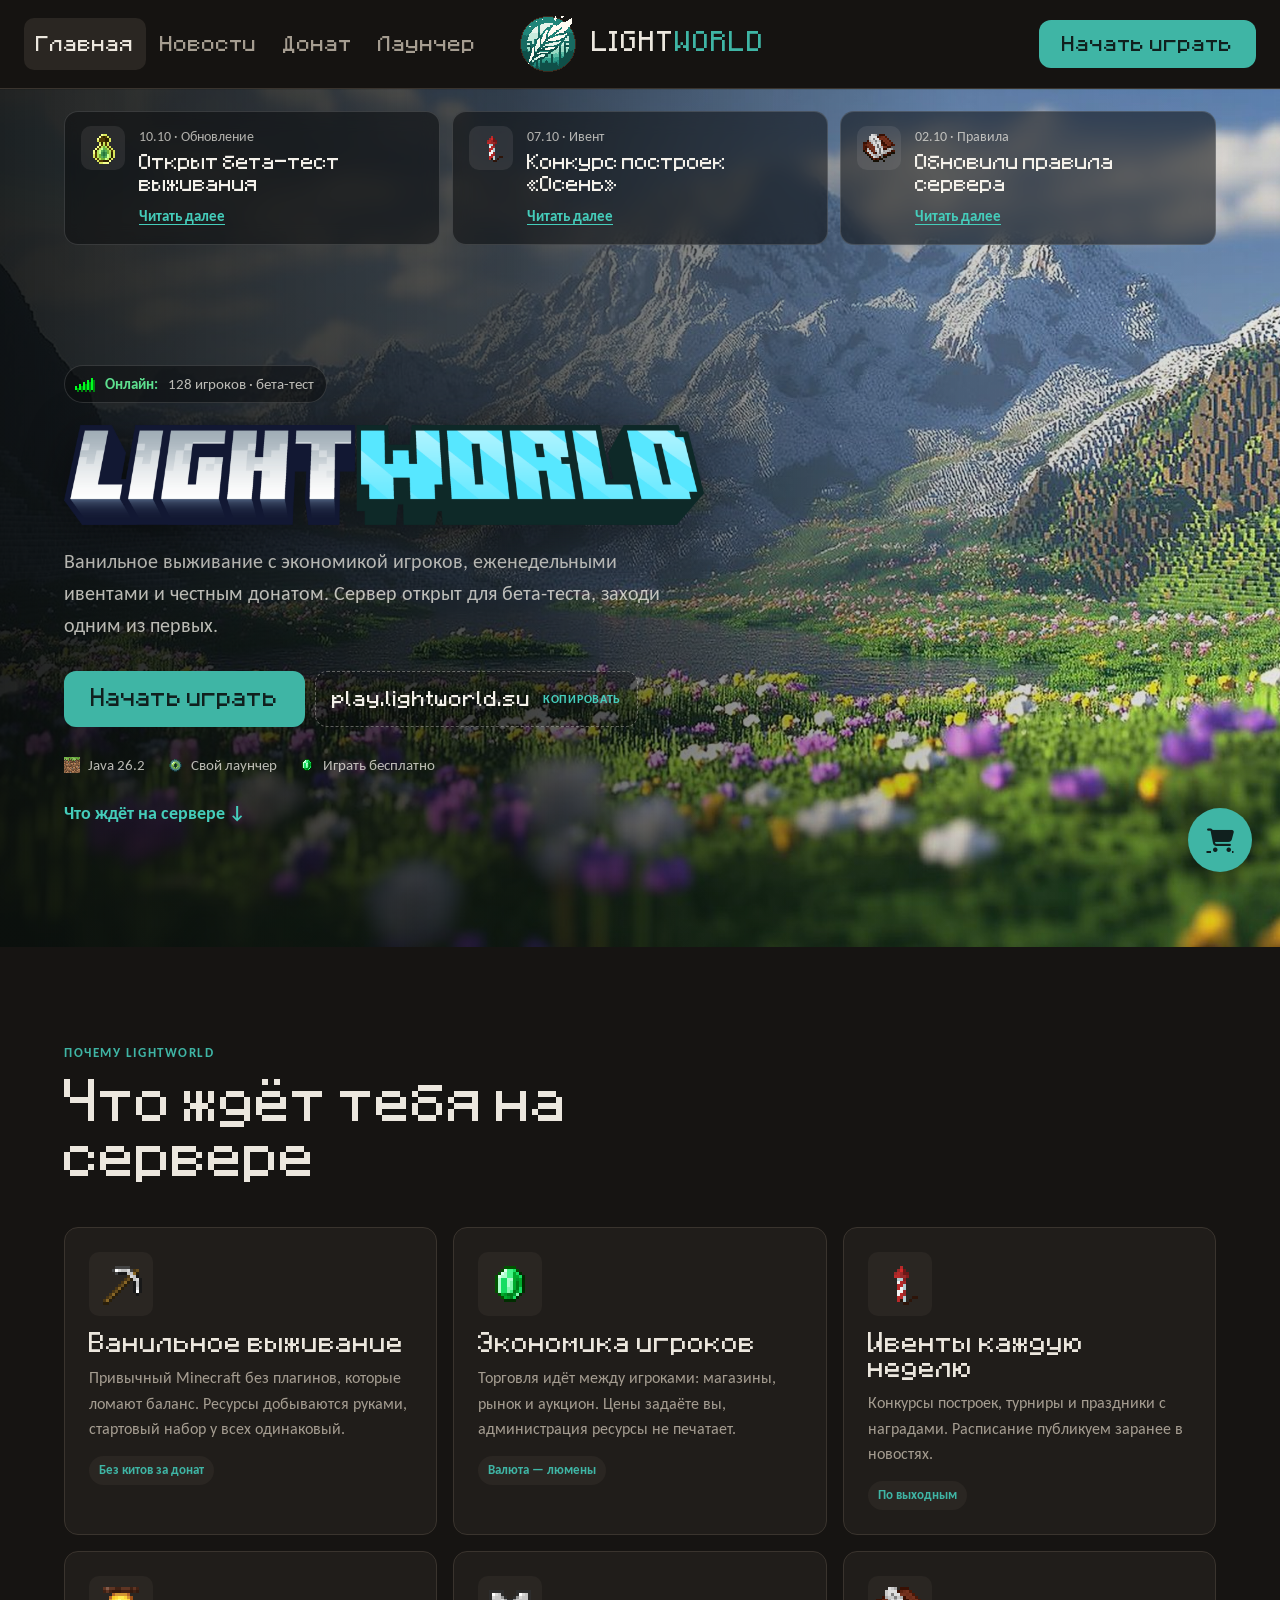
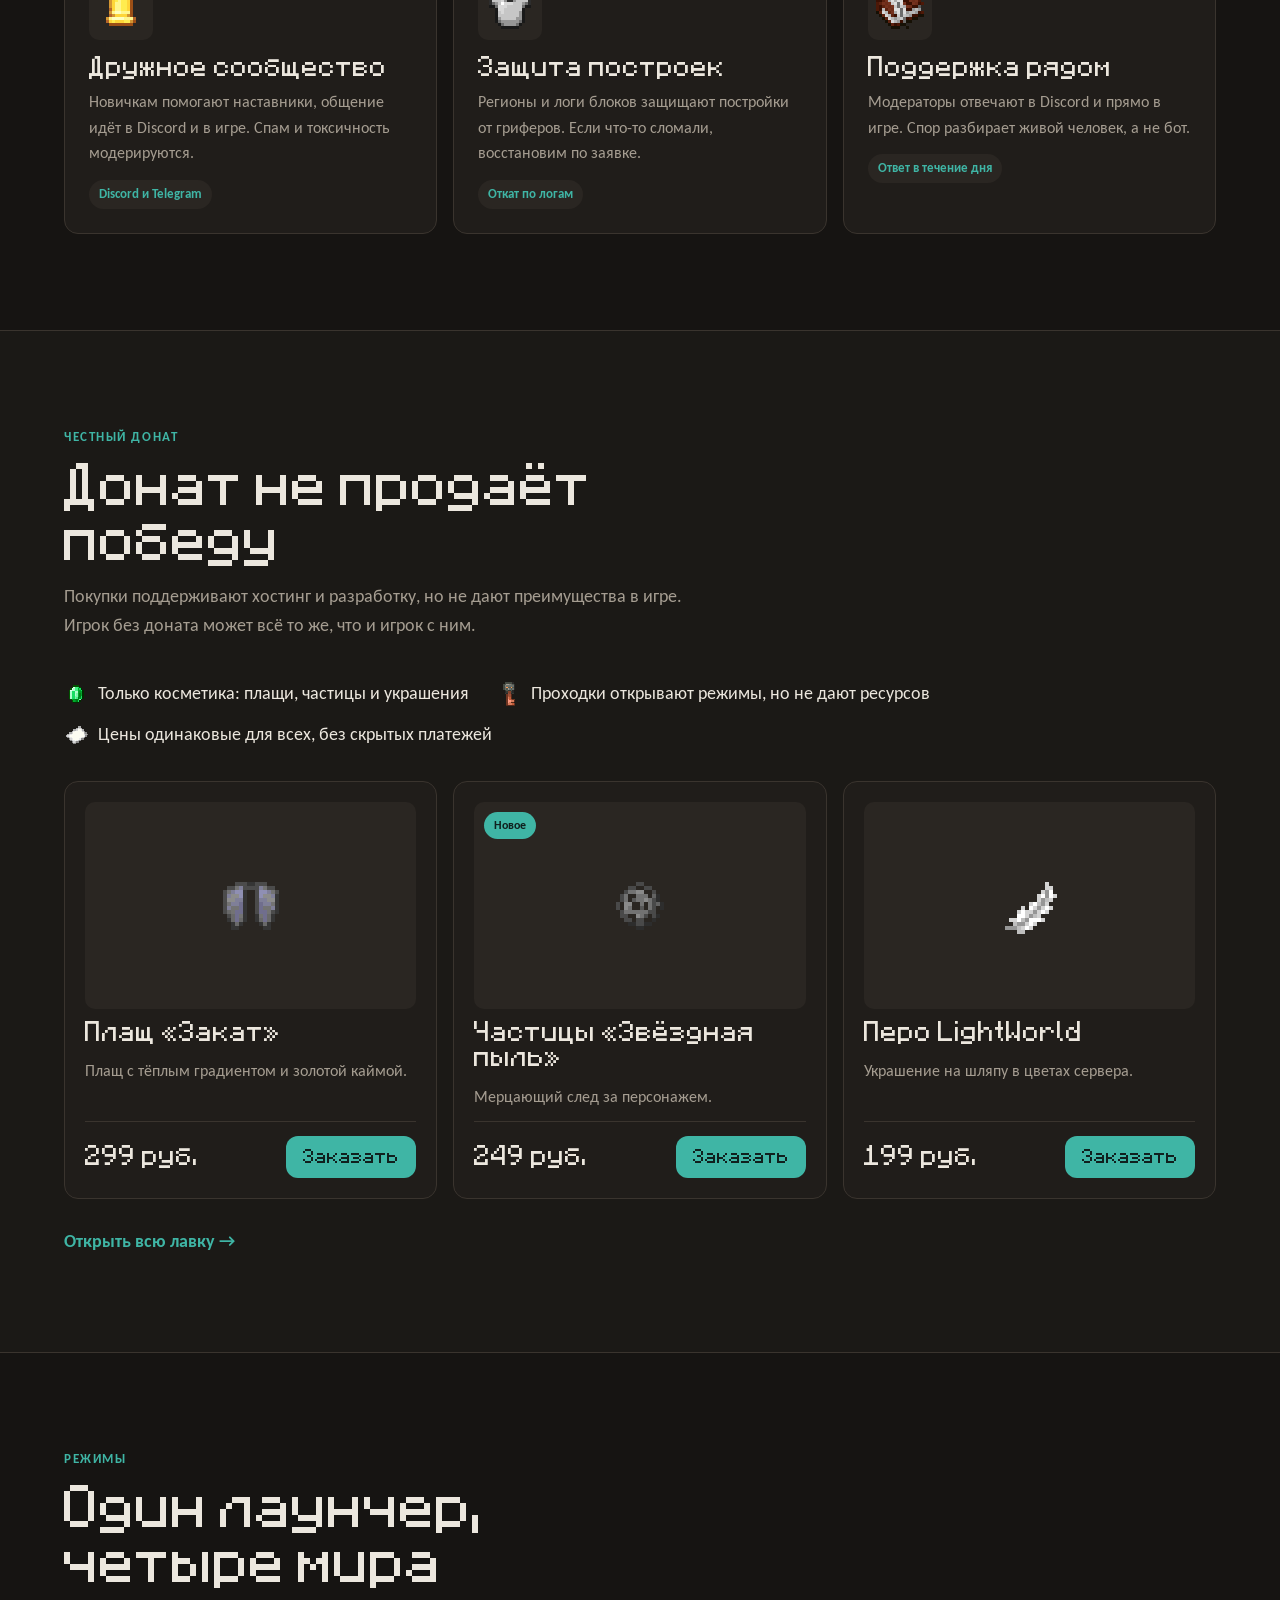
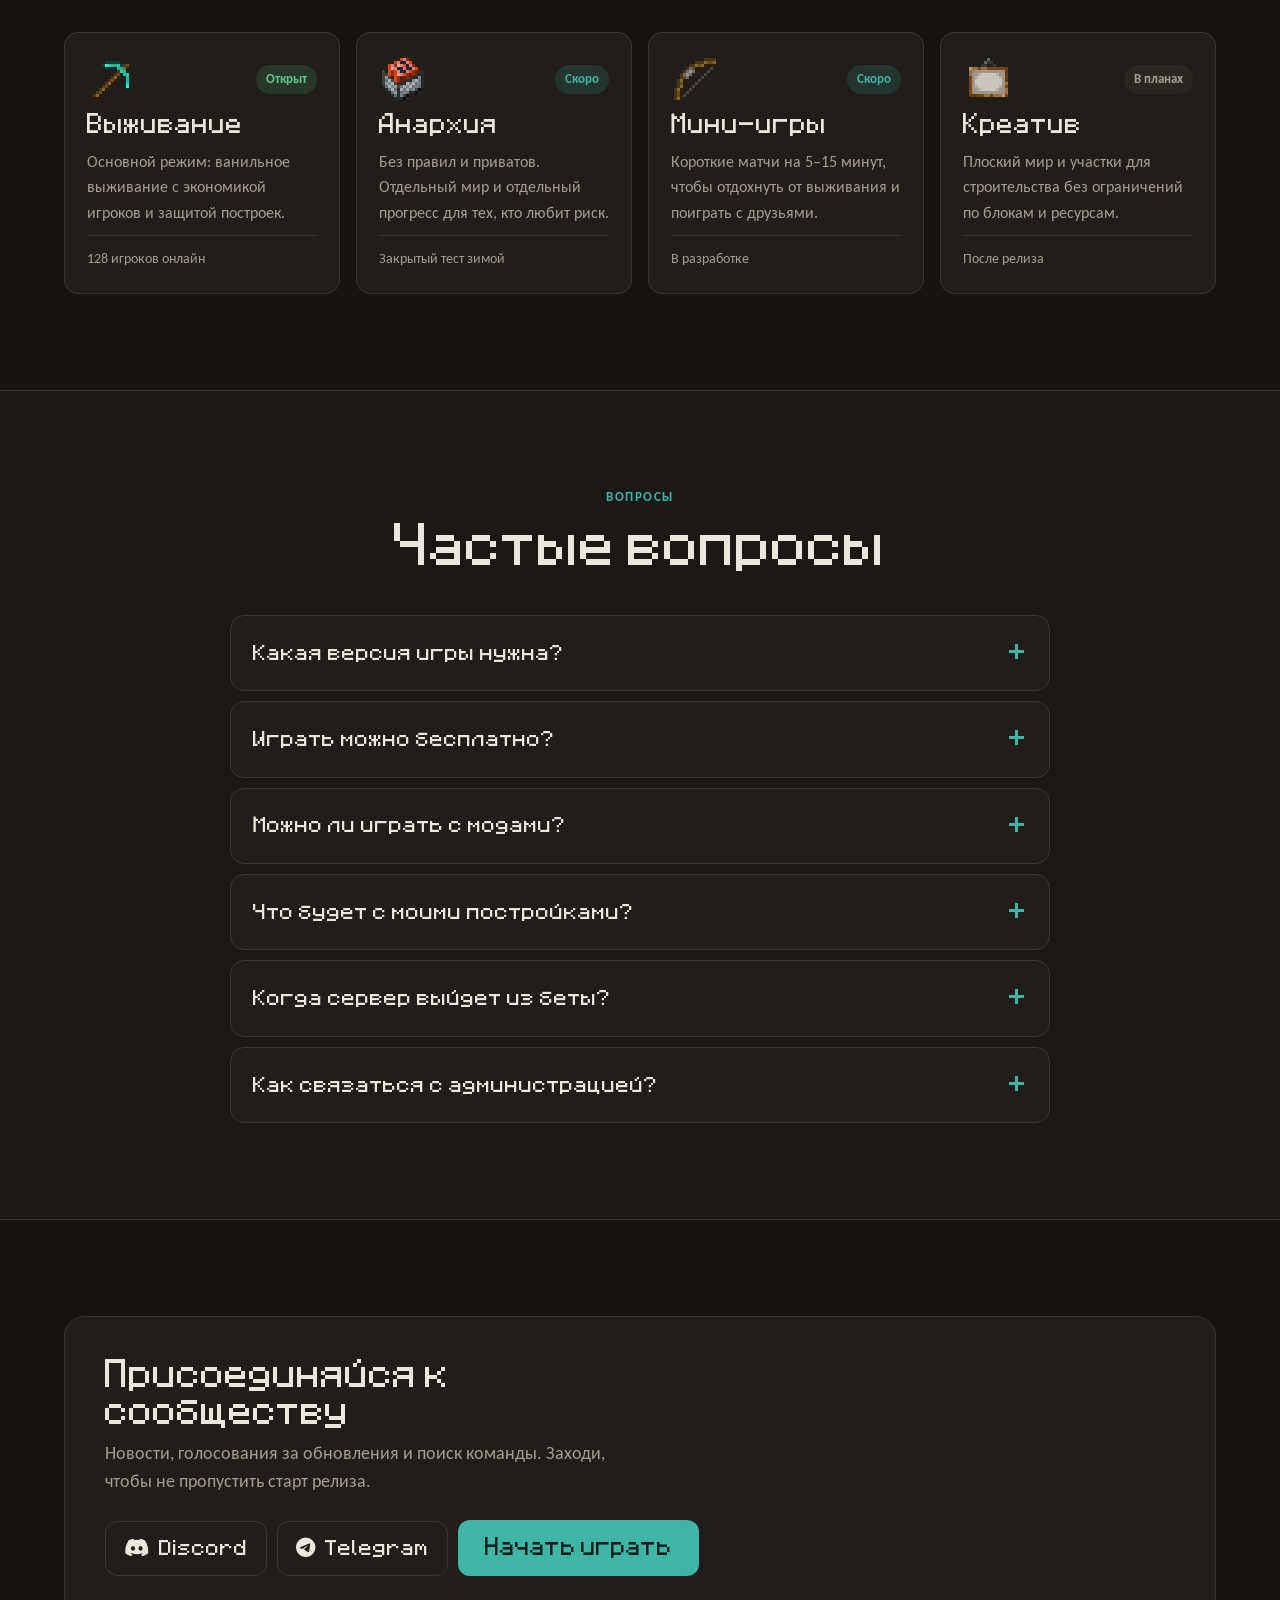
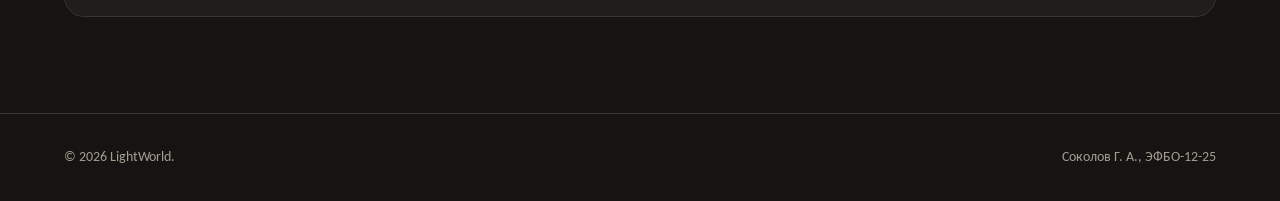
<file: index.html>
<!DOCTYPE html>
<html lang="ru">
  <head>
    <meta charset="UTF-8">
    <meta name="viewport" content="width=device-width, initial-scale=1.0">
    <title>LightWorld — сервер Minecraft</title>
    <meta name="description" content="LightWorld — сервер Minecraft Java с ванильным выживанием, экономикой игроков и честным донатом.">
    <link rel="icon" href="images/logo.png" type="image/png">
    <link rel="preconnect" href="https://fonts.googleapis.com">
    <link rel="preconnect" href="https://fonts.gstatic.com" crossorigin>
    <link rel="stylesheet" href="https://fonts.googleapis.com/css2?family=Carlito:ital,wght@0,400;0,700;1,400&display=swap">
    <link rel="stylesheet" href="https://cdnjs.cloudflare.com/ajax/libs/font-awesome/6.5.1/css/all.min.css">
    <link rel="stylesheet" href="css/style.css">
    <script src="js/main.js" defer></script>
  </head>
  <body>
    <header class="header">
      <div class="header__inner">
        <nav class="nav" aria-label="Основная навигация">
          <a class="nav__link nav__link--active" href="index.html" aria-current="page">Главная</a>
          <a class="nav__link" href="news.html">Новости</a>
          <a class="nav__link" href="donate.html">Донат</a>
          <a class="nav__link" href="launcher.html">Лаунчер</a>
        </nav>
        <a class="brand" href="index.html" aria-label="LightWorld, на главную">
          <img class="brand__logo" src="images/logo.png" alt="" width="64" height="64">
          <span class="brand__name">LIGHT<span class="brand__accent">WORLD</span></span>
        </a>
        <div class="header__actions">
          <a class="button button--accent" href="launcher.html">Начать играть</a>
        </div>
      </div>
    </header>
    <main>
      <section class="stage" id="news">
        <div class="stage__inner">
          <div class="news-strip" role="region" aria-label="Последние новости">
            <article class="news-card">
              <img class="news-card__icon" src="images/icons/experience-bottle.png" alt="" width="32" height="32">
              <div class="news-card__body">
                <p class="news-card__meta"><time datetime="2026-10-10">10.10</time> · Обновление</p>
                <p class="news-card__title">Открыт бета-тест выживания</p>
                <a class="news-card__more" href="news.html#beta">Читать далее</a>
              </div>
            </article>
            <article class="news-card">
              <img class="news-card__icon" src="images/icons/firework-rocket.png" alt="" width="32" height="32">
              <div class="news-card__body">
                <p class="news-card__meta"><time datetime="2026-10-07">07.10</time> · Ивент</p>
                <p class="news-card__title">Конкурс построек «Осень»</p>
                <a class="news-card__more" href="news.html#build">Читать далее</a>
              </div>
            </article>
            <article class="news-card">
              <img class="news-card__icon" src="images/icons/writable-book.png" alt="" width="32" height="32">
              <div class="news-card__body">
                <p class="news-card__meta"><time datetime="2026-10-02">02.10</time> · Правила</p>
                <p class="news-card__title">Обновили правила сервера</p>
                <a class="news-card__more" href="news.html#rules">Читать далее</a>
              </div>
            </article>
          </div>
          <div class="hero">
            <p class="hero__status">
              <img class="hero__ping" src="images/icons/ping.png" alt="" width="20" height="16">
              <span class="hero__online">Онлайн:</span> 128 игроков · бета-тест
            </p>
            <h1 class="hero__title">
              <img class="hero__logo" src="images/title.png" alt="LightWorld" width="2048" height="320">
            </h1>
            <p class="hero__lead">Ванильное выживание с экономикой игроков, еженедельными ивентами и честным донатом. Сервер открыт для бета-теста, заходи одним из первых.</p>
            <div class="hero__actions">
              <a class="button button--accent button--large" href="launcher.html">Начать играть</a>
              <button class="ip-copy" type="button" id="ip-copy">play.lightworld.su <span class="ip-copy__hint">Копировать</span></button>
            </div>
            <ul class="hero__facts">
              <li class="hero__fact"><img class="hero__fact-icon" src="images/icons/grass-block.png" alt="" width="16" height="16">Java 26.2</li>
              <li class="hero__fact"><img class="hero__fact-icon" src="images/icons/ender-eye.png" alt="" width="16" height="16">Свой лаунчер</li>
              <li class="hero__fact"><img class="hero__fact-icon" src="images/icons/emerald.png" alt="" width="16" height="16">Играть бесплатно</li>
            </ul>
            <a class="hero__more" href="#features">Что ждёт на сервере ↓</a>
          </div>
        </div>
      </section>
      <section class="section" id="features">
        <div class="section__inner">
          <div class="section__head">
            <p class="section__eyebrow">Почему LightWorld</p>
            <h2 class="section__title">Что ждёт тебя на сервере</h2>
          </div>
          <div class="features">
            <article class="feature" data-reveal>
              <img class="feature__icon" src="images/icons/iron-pickaxe.png" alt="" width="64" height="64">
              <h3 class="feature__title">Ванильное выживание</h3>
              <p class="feature__text">Привычный Minecraft без плагинов, которые ломают баланс. Ресурсы добываются руками, стартовый набор у всех одинаковый.</p>
              <span class="feature__tag">Без китов за донат</span>
            </article>
            <article class="feature" data-reveal>
              <img class="feature__icon" src="images/icons/emerald.png" alt="" width="64" height="64">
              <h3 class="feature__title">Экономика игроков</h3>
              <p class="feature__text">Торговля идёт между игроками: магазины, рынок и аукцион. Цены задаёте вы, администрация ресурсы не печатает.</p>
              <span class="feature__tag">Валюта — люмены</span>
            </article>
            <article class="feature" data-reveal>
              <img class="feature__icon" src="images/icons/firework-rocket.png" alt="" width="64" height="64">
              <h3 class="feature__title">Ивенты каждую неделю</h3>
              <p class="feature__text">Конкурсы построек, турниры и праздники с наградами. Расписание публикуем заранее в новостях.</p>
              <span class="feature__tag">По выходным</span>
            </article>
            <article class="feature" data-reveal>
              <img class="feature__icon" src="images/icons/bell.png" alt="" width="64" height="64">
              <h3 class="feature__title">Дружное сообщество</h3>
              <p class="feature__text">Новичкам помогают наставники, общение идёт в Discord и в игре. Спам и токсичность модерируются.</p>
              <span class="feature__tag">Discord и Telegram</span>
            </article>
            <article class="feature" data-reveal>
              <img class="feature__icon" src="images/icons/iron-chestplate.png" alt="" width="64" height="64">
              <h3 class="feature__title">Защита построек</h3>
              <p class="feature__text">Регионы и логи блоков защищают постройки от гриферов. Если что-то сломали, восстановим по заявке.</p>
              <span class="feature__tag">Откат по логам</span>
            </article>
            <article class="feature" data-reveal>
              <img class="feature__icon" src="images/icons/writable-book.png" alt="" width="64" height="64">
              <h3 class="feature__title">Поддержка рядом</h3>
              <p class="feature__text">Модераторы отвечают в Discord и прямо в игре. Спор разбирает живой человек, а не бот.</p>
              <span class="feature__tag">Ответ в течение дня</span>
            </article>
          </div>
        </div>
      </section>
      <section class="section section--alt" id="shop">
        <div class="section__inner">
          <div class="section__head">
            <p class="section__eyebrow">Честный донат</p>
            <h2 class="section__title">Донат не продаёт победу</h2>
            <p class="section__text">Покупки поддерживают хостинг и разработку, но не дают преимущества в игре. Игрок без доната может всё то же, что и игрок с ним.</p>
          </div>
          <ul class="honest">
            <li class="honest__item"><img class="honest__icon" src="images/icons/emerald.png" alt="" width="24" height="24">Только косметика: плащи, частицы и украшения</li>
            <li class="honest__item"><img class="honest__icon" src="images/icons/trial-key.png" alt="" width="24" height="24">Проходки открывают режимы, но не дают ресурсов</li>
            <li class="honest__item"><img class="honest__icon" src="images/icons/paper.png" alt="" width="24" height="24">Цены одинаковые для всех, без скрытых платежей</li>
          </ul>
          <div class="products">
            <article class="product-card">
              <div class="product-card__art">
                <img class="product-card__icon" src="images/icons/elytra.png" alt="" width="64" height="64">
              </div>
              <h3 class="product-card__title">Плащ «Закат»</h3>
              <p class="product-card__text">Плащ с тёплым градиентом и золотой каймой.</p>
              <div class="product-card__footer">
                <p class="product-card__price">299 руб.</p>
                <button class="button button--accent product-card__button" type="button" data-product="Плащ «Закат»">Заказать</button>
              </div>
            </article>
            <article class="product-card">
              <div class="product-card__art">
                <span class="product-card__badge">Новое</span>
                <img class="product-card__icon" src="images/icons/firework-star.png" alt="" width="64" height="64">
              </div>
              <h3 class="product-card__title">Частицы «Звёздная пыль»</h3>
              <p class="product-card__text">Мерцающий след за персонажем.</p>
              <div class="product-card__footer">
                <p class="product-card__price">249 руб.</p>
                <button class="button button--accent product-card__button" type="button" data-product="Частицы «Звёздная пыль»">Заказать</button>
              </div>
            </article>
            <article class="product-card">
              <div class="product-card__art">
                <img class="product-card__icon" src="images/icons/feather.png" alt="" width="64" height="64">
              </div>
              <h3 class="product-card__title">Перо LightWorld</h3>
              <p class="product-card__text">Украшение на шляпу в цветах сервера.</p>
              <div class="product-card__footer">
                <p class="product-card__price">199 руб.</p>
                <button class="button button--accent product-card__button" type="button" data-product="Перо LightWorld">Заказать</button>
              </div>
            </article>
          </div>
          <a class="section__link" href="donate.html">Открыть всю лавку →</a>
        </div>
      </section>
      <section class="section" id="modes">
        <div class="section__inner">
          <div class="section__head">
            <p class="section__eyebrow">Режимы</p>
            <h2 class="section__title">Один лаунчер, четыре мира</h2>
          </div>
          <div class="modes">
            <article class="mode" data-reveal>
              <div class="mode__top">
                <img class="mode__icon" src="images/icons/diamond-pickaxe.png" alt="" width="48" height="48">
                <span class="mode__status mode__status--open">Открыт</span>
              </div>
              <h3 class="mode__title">Выживание</h3>
              <p class="mode__text">Основной режим: ванильное выживание с экономикой игроков и защитой построек.</p>
              <p class="mode__note">128 игроков онлайн</p>
            </article>
            <article class="mode" data-reveal>
              <div class="mode__top">
                <img class="mode__icon" src="images/icons/tnt-minecart.png" alt="" width="48" height="48">
                <span class="mode__status mode__status--soon">Скоро</span>
              </div>
              <h3 class="mode__title">Анархия</h3>
              <p class="mode__text">Без правил и приватов. Отдельный мир и отдельный прогресс для тех, кто любит риск.</p>
              <p class="mode__note">Закрытый тест зимой</p>
            </article>
            <article class="mode" data-reveal>
              <div class="mode__top">
                <img class="mode__icon" src="images/icons/bow.png" alt="" width="48" height="48">
                <span class="mode__status mode__status--soon">Скоро</span>
              </div>
              <h3 class="mode__title">Мини-игры</h3>
              <p class="mode__text">Короткие матчи на 5–15 минут, чтобы отдохнуть от выживания и поиграть с друзьями.</p>
              <p class="mode__note">В разработке</p>
            </article>
            <article class="mode" data-reveal>
              <div class="mode__top">
                <img class="mode__icon" src="images/icons/painting.png" alt="" width="48" height="48">
                <span class="mode__status mode__status--plan">В планах</span>
              </div>
              <h3 class="mode__title">Креатив</h3>
              <p class="mode__text">Плоский мир и участки для строительства без ограничений по блокам и ресурсам.</p>
              <p class="mode__note">После релиза</p>
            </article>
          </div>
        </div>
      </section>
      <section class="section section--alt" id="faq">
        <div class="section__inner">
          <div class="section__head section__head--center">
            <p class="section__eyebrow">Вопросы</p>
            <h2 class="section__title">Частые вопросы</h2>
          </div>
          <div class="faq">
            <details class="faq__item">
              <summary class="faq__question">Какая версия игры нужна?</summary>
              <p class="faq__answer">Minecraft Java Edition 26.2. Лаунчер сам скачает нужную версию, ничего настраивать вручную не придётся.</p>
            </details>
            <details class="faq__item">
              <summary class="faq__question">Играть можно бесплатно?</summary>
              <p class="faq__answer">Да. Все режимы доступны без вложений, а в лавке продаются только косметика и удобства.</p>
            </details>
            <details class="faq__item">
              <summary class="faq__question">Можно ли играть с модами?</summary>
              <p class="faq__answer">Клиентские моды на оптимизацию и интерфейс разрешены. Читы и моды, которые дают преимущество, запрещены правилами.</p>
            </details>
            <details class="faq__item">
              <summary class="faq__question">Что будет с моими постройками?</summary>
              <p class="faq__answer">Постройки защищены регионами от гриферов, а логи блоков позволяют откатить любые разрушения по заявке в поддержку.</p>
            </details>
            <details class="faq__item">
              <summary class="faq__question">Когда сервер выйдет из беты?</summary>
              <p class="faq__answer">Когда соберём отзывы и закроем найденные ошибки. Дата релиза появится в новостях и в Discord.</p>
            </details>
            <details class="faq__item">
              <summary class="faq__question">Как связаться с администрацией?</summary>
              <p class="faq__answer">Напиши в Discord в канал поддержки или модератору прямо в игре командой /report.</p>
            </details>
          </div>
        </div>
      </section>
      <section class="section" id="join">
        <div class="section__inner">
          <div class="join" data-reveal>
            <div class="join__body">
              <h2 class="join__title">Присоединяйся к сообществу</h2>
              <p class="join__text">Новости, голосования за обновления и поиск команды. Заходи, чтобы не пропустить старт релиза.</p>
            </div>
            <div class="join__actions">
              <a class="social" href="#"><i class="fa-brands fa-discord social__icon" aria-hidden="true"></i>Discord</a>
              <a class="social" href="#"><i class="fa-brands fa-telegram social__icon" aria-hidden="true"></i>Telegram</a>
              <a class="button button--accent button--large" href="launcher.html">Начать играть</a>
            </div>
          </div>
        </div>
      </section>
    </main>
    <footer class="footer">
      <div class="footer__inner">
        <p class="footer__copy">© 2026 LightWorld.</p>
        <p class="footer__author">Соколов Г. А., ЭФБО-12-25</p>
      </div>
    </footer>
    <a class="cart-button" href="cart.html" aria-label="Корзина">
      <i class="fa-solid fa-cart-shopping cart-button__icon" aria-hidden="true"></i>
      <span class="cart-button__count" id="cart-count" hidden>0</span>
    </a>
    <dialog class="modal" id="order-modal" aria-labelledby="order-title">
      <div class="modal__body">
        <div class="modal__head">
          <h2 class="modal__title" id="order-title">Заявка на покупку</h2>
          <button class="modal__close" type="button" id="order-close" aria-label="Закрыть окно">×</button>
        </div>
        <p class="modal__product">Товар: <span class="modal__product-name" id="order-product-name">не выбран</span></p>
        <form class="form" id="order-form" action="#" method="post" novalidate>
          <input type="hidden" id="order-product" name="product">
          <div class="form__field">
            <label class="form__label" for="order-name">Имя</label>
            <input class="form__input" id="order-name" name="name" type="text" required minlength="2" placeholder="Например, Алексей">
          </div>
          <div class="form__field">
            <label class="form__label" for="order-nick">Ник в игре</label>
            <input class="form__input" id="order-nick" name="nick" type="text" required pattern="[A-Za-z0-9_]{3,16}" placeholder="Steve_2026">
          </div>
          <div class="form__field">
            <label class="form__label" for="order-email">E-mail</label>
            <input class="form__input" id="order-email" name="email" type="email" required placeholder="steve@mail.ru">
          </div>
          <div class="form__field">
            <label class="form__label" for="order-phone">Телефон</label>
            <input class="form__input" id="order-phone" name="phone" type="tel" required pattern="\+7[0-9]{10}" placeholder="+79001234567">
          </div>
          <div class="form__field">
            <label class="form__label" for="order-date">Дата активации</label>
            <input class="form__input" id="order-date" name="date" type="date" required>
          </div>
          <div class="form__field">
            <label class="form__label" for="order-mode">Режим</label>
            <select class="form__input" id="order-mode" name="mode" required>
              <option value="">Выбери режим</option>
              <option value="survival">Выживание</option>
              <option value="anarchy">Анархия</option>
              <option value="minigames">Мини-игры</option>
            </select>
          </div>
          <div class="form__field form__field--wide">
            <label class="form__label" for="order-comment">Комментарий</label>
            <textarea class="form__input form__input--textarea"" id="order-comment" name="comment" rows="3" placeholder="Например, подарок другу Alex_99"></textarea>
          </div>
          <label class="form__check" for="order-agree">
            <input class="form__checkbox" id="order-agree" name="agree" type="checkbox" required>
            <span>Согласен на обработку персональных данных и с правилами сервера</span>
          </label>
          <p class="form__error" id="order-error" aria-live="polite"></p>
          <div class="form__actions">
            <button class="button button--accent" type="submit" id="order-submit" disabled>Отправить заявку</button>
            <button class="button button--ghost" type="button" id="order-cancel">Отмена</button>
          </div>
        </form>
        <p class="form-success" id="order-success" hidden>Форма успешно отправлена!</p>
      </div>
    </dialog>
  </body>
</html>
</file>
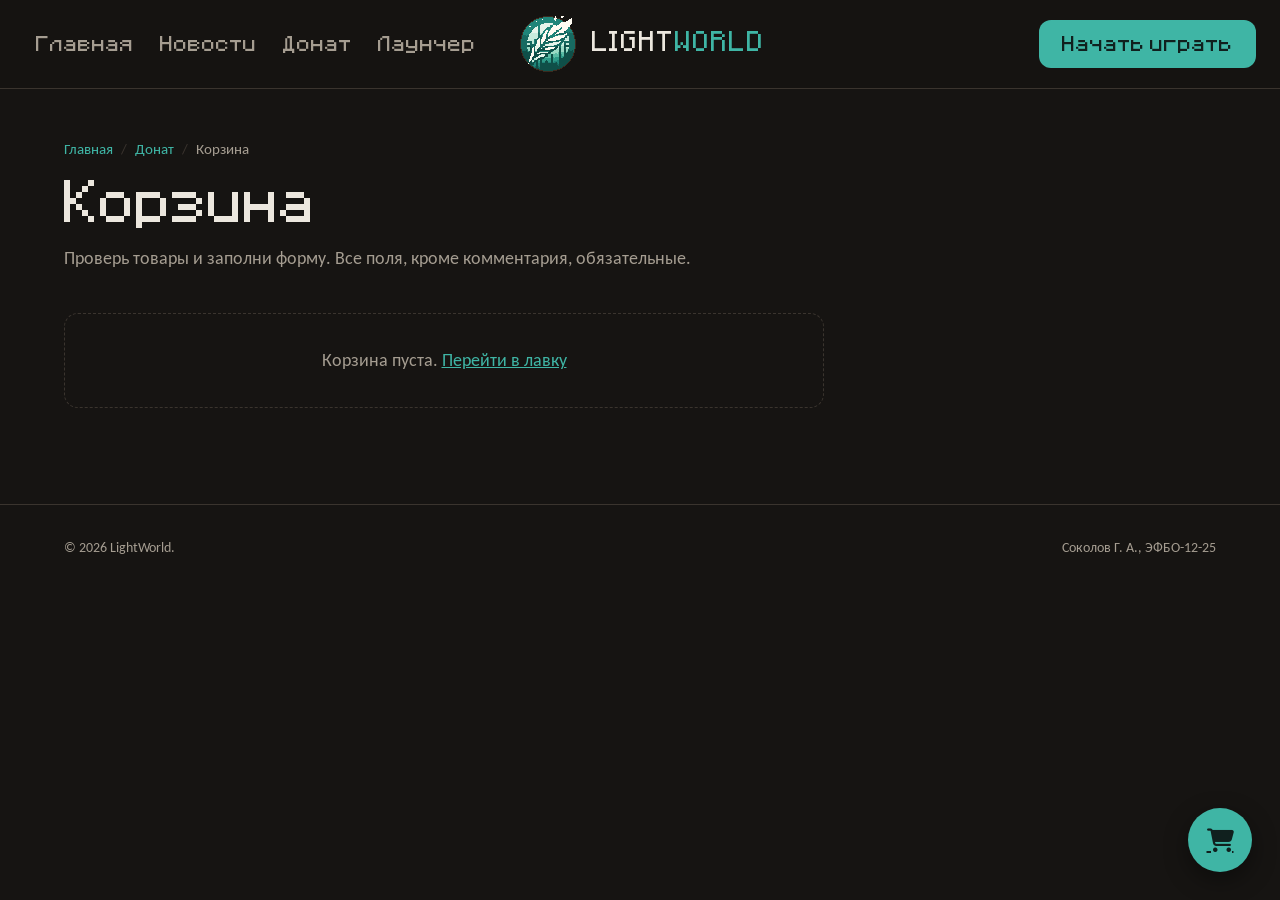
<file: cart.html>
<!DOCTYPE html>
<html lang="ru">
  <head>
    <meta charset="UTF-8">
    <meta name="viewport" content="width=device-width, initial-scale=1.0">
    <title>Корзина — LightWorld</title>
    <meta name="description" content="Корзина лавки LightWorld: проверь выбранные товары и оформи заказ.">
    <link rel="icon" href="images/logo.png" type="image/png">
    <link rel="preconnect" href="https://fonts.googleapis.com">
    <link rel="preconnect" href="https://fonts.gstatic.com" crossorigin>
    <link rel="stylesheet" href="https://fonts.googleapis.com/css2?family=Carlito:ital,wght@0,400;0,700;1,400&display=swap">
    <link rel="stylesheet" href="https://cdnjs.cloudflare.com/ajax/libs/font-awesome/6.5.1/css/all.min.css">
    <link rel="stylesheet" href="css/style.css">
    <script src="js/main.js" defer></script>
  </head>
  <body>
    <header class="header">
      <div class="header__inner">
        <nav class="nav" aria-label="Основная навигация">
          <a class="nav__link" href="index.html">Главная</a>
          <a class="nav__link" href="news.html">Новости</a>
          <a class="nav__link" href="donate.html">Донат</a>
          <a class="nav__link" href="launcher.html">Лаунчер</a>
        </nav>
        <a class="brand" href="index.html" aria-label="LightWorld, на главную">
          <img class="brand__logo" src="images/logo.png" alt="" width="64" height="64">
          <span class="brand__name">LIGHT<span class="brand__accent">WORLD</span></span>
        </a>
        <div class="header__actions">
          <a class="button button--accent" href="launcher.html">Начать играть</a>
        </div>
      </div>
    </header>
    <main class="page">
      <div class="page__inner">
        <div class="page__head">
          <nav class="breadcrumbs" aria-label="Хлебные крошки">
            <ol class="breadcrumbs__list">
              <li class="breadcrumbs__item"><a class="breadcrumbs__link" href="index.html">Главная</a></li>
              <li class="breadcrumbs__item"><a class="breadcrumbs__link" href="donate.html">Донат</a></li>
              <li class="breadcrumbs__item" aria-current="page">Корзина</li>
            </ol>
          </nav>
          <h1 class="page__title">Корзина</h1>
          <p class="page__lead">Проверь товары и заполни форму. Все поля, кроме комментария, обязательные.</p>
        </div>
        <section class="cart" aria-label="Товары в корзине">
          <p class="cart__empty" id="cart-empty">Корзина пуста. <a class="cart__empty-link" href="donate.html">Перейти в лавку</a></p>
          <ul class="cart__list" id="cart-list"></ul>
          <p class="cart__total" id="cart-total-row">Итого: <span id="cart-total">0</span> руб.</p>
        </section>
        <section class="order page__section" id="cart-order" aria-label="Оформление заказа">
          <h2 class="page__subtitle">Оформление</h2>
          <form class="form" id="order-form" action="#" method="post" novalidate>
            <div class="form__field">
              <label class="form__label" for="order-name">Имя</label>
              <input class="form__input" id="order-name" name="name" type="text" required minlength="2" placeholder="Например, Алексей">
            </div>
            <div class="form__field">
              <label class="form__label" for="order-nick">Ник в игре</label>
              <input class="form__input" id="order-nick" name="nick" type="text" required pattern="[A-Za-z0-9_]{3,16}" placeholder="Steve_2026">
            </div>
            <div class="form__field">
              <label class="form__label" for="order-email">E-mail</label>
              <input class="form__input" id="order-email" name="email" type="email" required placeholder="steve@mail.ru">
            </div>
            <div class="form__field">
              <label class="form__label" for="order-phone">Телефон</label>
              <input class="form__input" id="order-phone" name="phone" type="tel" required pattern="\+7[0-9]{10}" placeholder="+79001234567">
            </div>
            <div class="form__field">
              <label class="form__label" for="order-date">Дата активации</label>
              <input class="form__input" id="order-date" name="date" type="date" required>
            </div>
            <div class="form__field">
              <label class="form__label" for="order-mode">Режим</label>
              <select class="form__input" id="order-mode" name="mode" required>
                <option value="">Выбери режим</option>
                <option value="survival">Выживание</option>
                <option value="anarchy">Анархия</option>
                <option value="minigames">Мини-игры</option>
              </select>
            </div>
            <div class="form__field form__field--wide">
              <label class="form__label" for="order-comment">Комментарий</label>
              <textarea class="form__input form__input--textarea" id="order-comment" name="comment" rows="3" placeholder="Например, подарок другу Alex_99"></textarea>
            </div>
            <label class="form__check" for="order-agree">
              <input class="form__checkbox" id="order-agree" name="agree" type="checkbox" required>
              <span>Согласен на обработку персональных данных и с правилами сервера</span>
            </label>
            <p class="form__error" id="order-error" aria-live="polite"></p>
            <div class="form__actions">
              <button class="button button--accent" type="submit" id="order-submit" disabled>Отправить заявку</button>
              <a class="button button--ghost" href="donate.html">Продолжить покупки</a>
            </div>
          </form>
          <p class="form-success" id="order-success" hidden>Заявка отправлена! Мы пришлём подтверждение на почту.</p>
        </section>
      </div>
    </main>
    <footer class="footer">
      <div class="footer__inner">
        <p class="footer__copy">© 2026 LightWorld.</p>
        <p class="footer__author">Соколов Г. А., ЭФБО-12-25</p>
      </div>
    </footer>
    <a class="cart-button" href="cart.html" aria-label="Корзина">
      <i class="fa-solid fa-cart-shopping cart-button__icon" aria-hidden="true"></i>
      <span class="cart-button__count" id="cart-count" hidden>0</span>
    </a>
  </body>
</html>
</file>
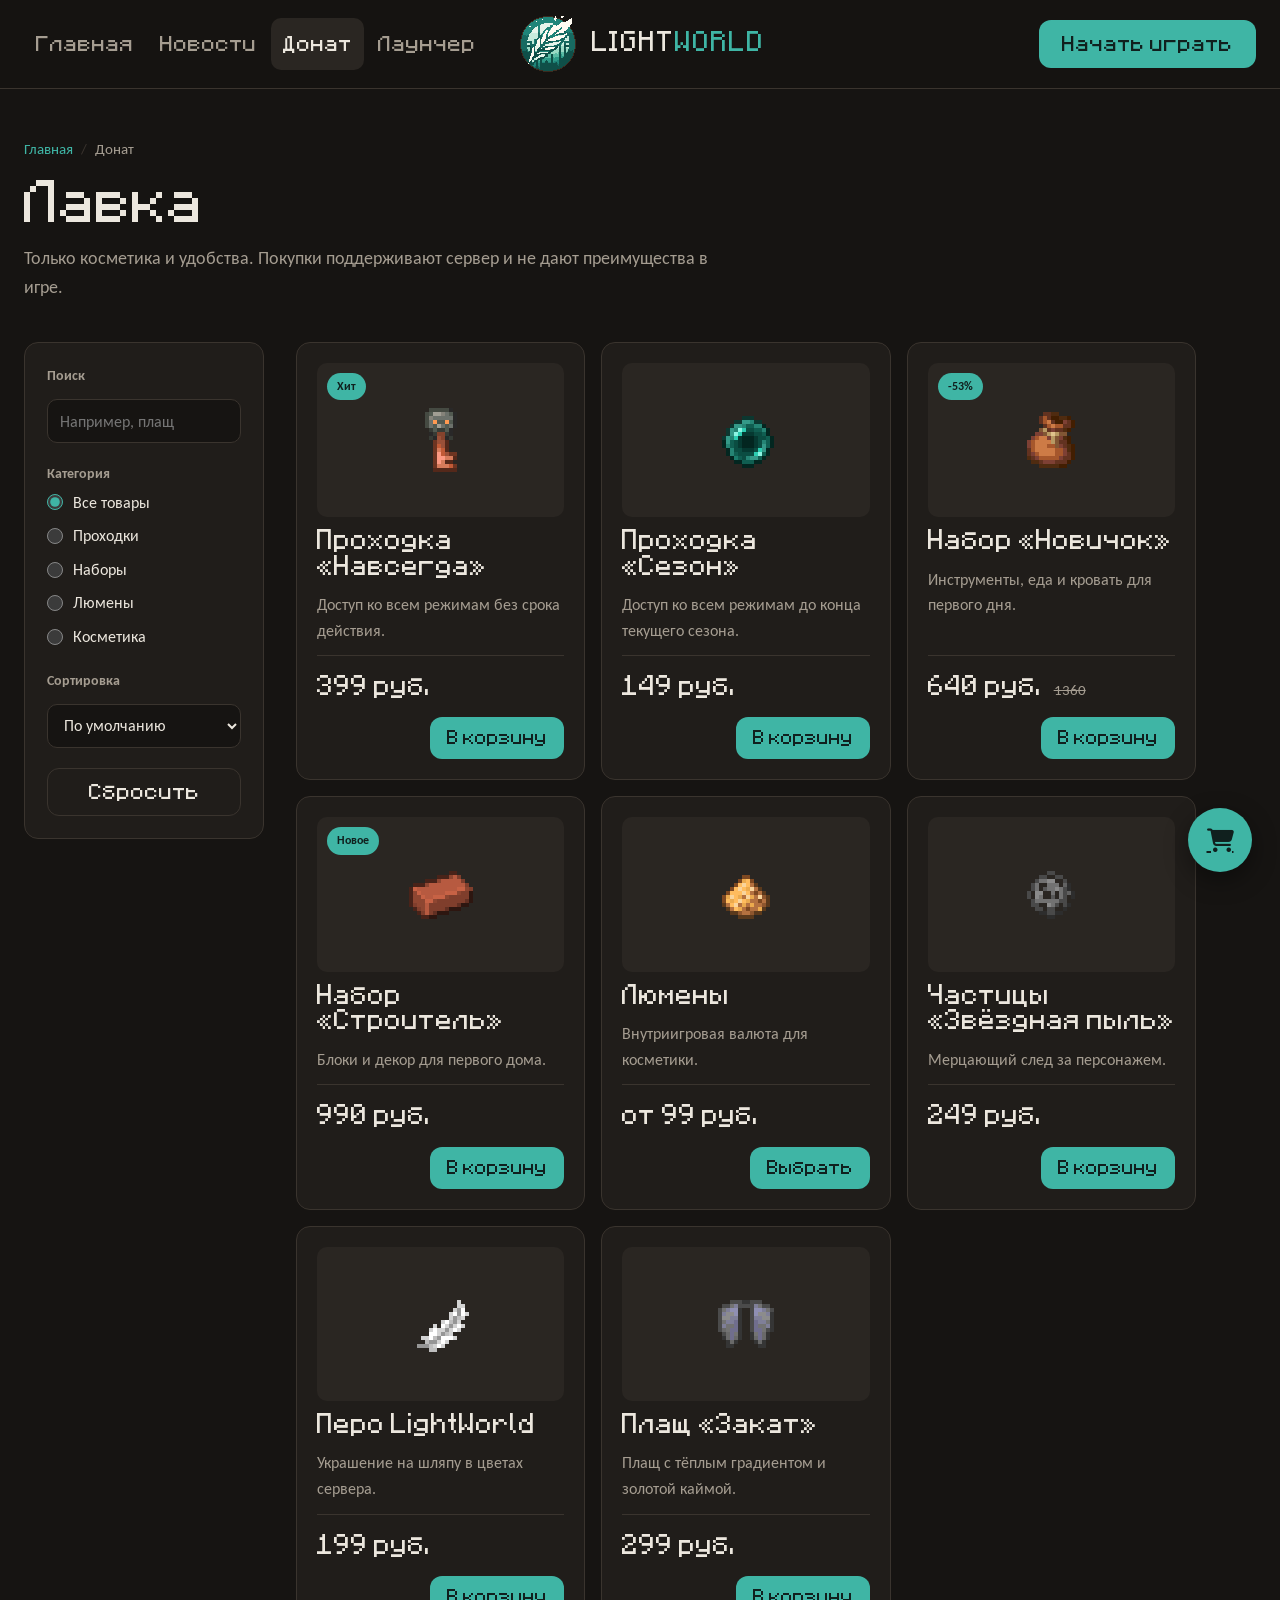
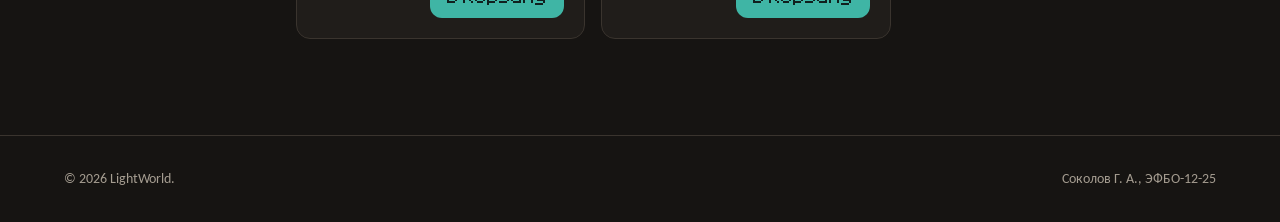
<file: donate.html>
<!DOCTYPE html>
<html lang="ru">
  <head>
    <meta charset="UTF-8">
    <meta name="viewport" content="width=device-width, initial-scale=1.0">
    <title>Донат — LightWorld</title>
    <meta name="description" content="Лавка сервера LightWorld: проходки, наборы, люмены и косметика. Покупки не дают преимущества в игре.">
    <link rel="icon" href="images/logo.png" type="image/png">
    <link rel="preconnect" href="https://fonts.googleapis.com">
    <link rel="preconnect" href="https://fonts.gstatic.com" crossorigin>
    <link rel="stylesheet" href="https://fonts.googleapis.com/css2?family=Carlito:ital,wght@0,400;0,700;1,400&display=swap">
    <link rel="stylesheet" href="https://cdnjs.cloudflare.com/ajax/libs/font-awesome/6.5.1/css/all.min.css">
    <link rel="stylesheet" href="css/style.css">
    <script src="js/main.js" defer></script>
  </head>
  <body>
    <header class="header">
      <div class="header__inner">
        <nav class="nav" aria-label="Основная навигация">
          <a class="nav__link" href="index.html">Главная</a>
          <a class="nav__link" href="news.html">Новости</a>
          <a class="nav__link nav__link--active" href="donate.html" aria-current="page">Донат</a>
          <a class="nav__link" href="launcher.html">Лаунчер</a>
        </nav>
        <a class="brand" href="index.html" aria-label="LightWorld, на главную">
          <img class="brand__logo" src="images/logo.png" alt="" width="64" height="64">
          <span class="brand__name">LIGHT<span class="brand__accent">WORLD</span></span>
        </a>
        <div class="header__actions">
          <a class="button button--accent" href="launcher.html">Начать играть</a>
        </div>
      </div>
    </header>
    <main class="page">
      <div class="page__inner page__inner--wide">
        <div class="page__head">
          <nav class="breadcrumbs" aria-label="Хлебные крошки">
            <ol class="breadcrumbs__list">
              <li class="breadcrumbs__item"><a class="breadcrumbs__link" href="index.html">Главная</a></li>
              <li class="breadcrumbs__item" aria-current="page">Донат</li>
            </ol>
          </nav>
          <h1 class="page__title">Лавка</h1>
          <p class="page__lead">Только косметика и удобства. Покупки поддерживают сервер и не дают преимущества в игре.</p>
        </div>
        <div class="catalog-layout">
          <aside class="catalog-filters" aria-label="Фильтры">
            <form class="filters" id="filters" action="#" method="get">
              <div class="filters__group">
                <label class="filters__label" for="filter-search">Поиск</label>
                <input class="filters__input" id="filter-search" name="search" type="search" placeholder="Например, плащ">
              </div>
              <fieldset class="filters__group">
                <legend class="filters__label">Категория</legend>
                <label class="filters__option"><input class="filters__radio" type="radio" name="category" value="all" checked>Все товары</label>
                <label class="filters__option"><input class="filters__radio" type="radio" name="category" value="pass">Проходки</label>
                <label class="filters__option"><input class="filters__radio" type="radio" name="category" value="kit">Наборы</label>
                <label class="filters__option"><input class="filters__radio" type="radio" name="category" value="currency">Люмены</label>
                <label class="filters__option"><input class="filters__radio" type="radio" name="category" value="cosmetic">Косметика</label>
              </fieldset>
              <div class="filters__group">
                <label class="filters__label" for="filter-sort">Сортировка</label>
                <select class="filters__input" id="filter-sort" name="sort">
                  <option value="default">По умолчанию</option>
                  <option value="cheap">Сначала дешёвые</option>
                  <option value="expensive">Сначала дорогие</option>
                </select>
              </div>
              <button class="button button--ghost filters__reset" type="reset">Сбросить</button>
            </form>
          </aside>
          <section class="catalog" aria-label="Товары">
            <div class="products products--catalog">
              <article class="product-card product-card--interactive" tabindex="0" data-category="pass" data-price="399">
                <div class="product-card__art">
                  <span class="product-card__badge">Хит</span>
                  <img class="product-card__icon" src="images/icons/trial-key.png" alt="" width="64" height="64">
                </div>
                <h3 class="product-card__title">Проходка «Навсегда»</h3>
                <p class="product-card__text">Доступ ко всем режимам без срока действия.</p>
                <div class="product-card__footer">
                  <p class="product-card__price">399 руб.</p>
                  <button class="button button--accent product-card__button" type="button" data-cart-id="pass-forever" data-cart-name="Проходка «Навсегда»" data-cart-price="399">В корзину</button>
                </div>
                <p class="product-card__hint" aria-hidden="true">Нажми, чтобы узнать больше</p>
                <div class="details" hidden>
                  <p class="details__text">Открывает все режимы сервера навсегда: выживание, анархию, мини-игры и креатив, когда они выйдут.</p>
                  <ul class="details__list">
                    <li class="details__item">Действует на всех будущих режимах</li>
                    <li class="details__item">Не даёт предметов и ресурсов</li>
                    <li class="details__item">Привязывается к нику</li>
                  </ul>
                </div>
              </article>
              <article class="product-card product-card--interactive" tabindex="0" data-category="pass" data-price="149">
                <div class="product-card__art">
                  <img class="product-card__icon" src="images/icons/ender-pearl.png" alt="" width="64" height="64">
                </div>
                <h3 class="product-card__title">Проходка «Сезон»</h3>
                <p class="product-card__text">Доступ ко всем режимам до конца текущего сезона.</p>
                <div class="product-card__footer">
                  <p class="product-card__price">149 руб.</p>
                  <button class="button button--accent product-card__button" type="button" data-cart-id="pass-season" data-cart-name="Проходка «Сезон»" data-cart-price="149">В корзину</button>
                </div>
                <p class="product-card__hint" aria-hidden="true">Нажми, чтобы узнать больше</p>
                <div class="details" hidden>
                  <p class="details__text">Доступ ко всем режимам до конца текущего сезона. Сезон длится около трёх месяцев, дата окончания есть в новостях.</p>
                  <ul class="details__list">
                    <li class="details__item">Дешёвый способ попробовать все режимы</li>
                    <li class="details__item">После конца сезона проходку можно продлить</li>
                  </ul>
                </div>
              </article>
              <article class="product-card product-card--interactive" tabindex="0" data-category="kit" data-price="640">
                <div class="product-card__art">
                  <span class="product-card__badge">-53%</span>
                  <img class="product-card__icon" src="images/icons/bundle.png" alt="" width="64" height="64">
                </div>
                <h3 class="product-card__title">Набор «Новичок»</h3>
                <p class="product-card__text">Инструменты, еда и кровать для первого дня.</p>
                <div class="product-card__footer">
                  <p class="product-card__price">640 руб. <s class="product-card__old">1360</s></p>
                  <button class="button button--accent product-card__button" type="button" data-cart-id="kit-novice" data-cart-name="Набор «Новичок»" data-cart-price="640">В корзину</button>
                </div>
                <p class="product-card__hint" aria-hidden="true">Нажми, чтобы узнать больше</p>
                <div class="details" hidden>
                  <p class="details__text">Всё, чтобы спокойно пережить первую ночь. Те же предметы можно добыть в игре, набор просто экономит время.</p>
                  <ul class="details__list">
                    <li class="details__item">Железные кирка, топор и лопата</li>
                    <li class="details__item">16 жареных стейков</li>
                    <li class="details__item">Кровать и 32 факела</li>
                  </ul>
                  <a class="details__link" href="product.html">Открыть страницу товара</a>
                </div>
              </article>
              <article class="product-card product-card--interactive" tabindex="0" data-category="kit" data-price="990">
                <div class="product-card__art">
                  <span class="product-card__badge">Новое</span>
                  <img class="product-card__icon" src="images/icons/brick.png" alt="" width="64" height="64">
                </div>
                <h3 class="product-card__title">Набор «Строитель»</h3>
                <p class="product-card__text">Блоки и декор для первого дома.</p>
                <div class="product-card__footer">
                  <p class="product-card__price">990 руб.</p>
                  <button class="button button--accent product-card__button" type="button" data-cart-id="kit-builder" data-cart-name="Набор «Строитель»" data-cart-price="990">В корзину</button>
                </div>
                <p class="product-card__hint" aria-hidden="true">Нажми, чтобы узнать больше</p>
                <div class="details" hidden>
                  <p class="details__text">Стартовый запас блоков для первого дома: камень, доски, стекло и немного декора.</p>
                  <ul class="details__list">
                    <li class="details__item">128 блоков камня и 128 досок</li>
                    <li class="details__item">32 блока стекла</li>
                    <li class="details__item">Двери, люки и фонари</li>
                  </ul>
                </div>
              </article>
              <article class="product-card product-card--interactive" tabindex="0" data-category="currency" data-price="99">
                <div class="product-card__art">
                  <img class="product-card__icon" src="images/icons/glowstone-dust.png" alt="" width="64" height="64">
                </div>
                <h3 class="product-card__title">Люмены</h3>
                <p class="product-card__text">Внутриигровая валюта для косметики.</p>
                <div class="product-card__footer">
                  <p class="product-card__price">от 99 руб.</p>
                  <button class="button button--accent product-card__button" type="button">Выбрать</button>
                </div>
                <p class="product-card__hint" aria-hidden="true">Нажми, чтобы узнать больше</p>
                <div class="details" hidden>
                  <p class="details__text">Люмены — валюта для покупки косметики прямо в игре. Чем больше пакет, тем больше бонус.</p>
                  <ul class="details__packs">
                    <li class="details__pack">
                      <div>
                        <span class="details__pack-name">Горсть</span>
                        <span class="details__pack-amount">100 люменов</span>
                      </div>
                      <span class="details__pack-price">99 руб.</span>
                      <button class="button button--accent details__button" type="button" data-cart-id="lumens-100" data-cart-name="Люмены: Горсть" data-cart-price="99">В корзину</button>
                    </li>
                    <li class="details__pack">
                      <div>
                        <span class="details__pack-name">Мешочек</span>
                        <span class="details__pack-amount">300 люменов</span>
                      </div>
                      <span class="details__pack-price">279 руб.</span>
                      <button class="button button--accent details__button" type="button" data-cart-id="lumens-300" data-cart-name="Люмены: Мешочек" data-cart-price="279">В корзину</button>
                    </li>
                    <li class="details__pack">
                      <div>
                        <span class="details__pack-name">Сундук</span>
                        <span class="details__pack-amount">550 люменов</span> <span class="details__pack-bonus">+10%</span>
                      </div>
                      <span class="details__pack-price">499 руб.</span>
                      <button class="button button--accent details__button" type="button" data-cart-id="lumens-550" data-cart-name="Люмены: Сундук" data-cart-price="499">В корзину</button>
                    </li>
                    <li class="details__pack">
                      <div>
                        <span class="details__pack-name">Хранилище</span>
                        <span class="details__pack-amount">1200 люменов</span> <span class="details__pack-bonus">+20%</span>
                      </div>
                      <span class="details__pack-price">999 руб.</span>
                      <button class="button button--accent details__button" type="button" data-cart-id="lumens-1200" data-cart-name="Люмены: Хранилище" data-cart-price="999">В корзину</button>
                    </li>
                  </ul>
                </div>
              </article>
              <article class="product-card product-card--interactive" tabindex="0" data-category="cosmetic" data-price="249">
                <div class="product-card__art">
                  <img class="product-card__icon" src="images/icons/firework-star.png" alt="" width="64" height="64">
                </div>
                <h3 class="product-card__title">Частицы «Звёздная пыль»</h3>
                <p class="product-card__text">Мерцающий след за персонажем.</p>
                <div class="product-card__footer">
                  <p class="product-card__price">249 руб.</p>
                  <button class="button button--accent product-card__button" type="button" data-cart-id="particles" data-cart-name="Частицы «Звёздная пыль»" data-cart-price="249">В корзину</button>
                </div>
                <p class="product-card__hint" aria-hidden="true">Нажми, чтобы узнать больше</p>
                <div class="details" hidden>
                  <p class="details__text">Мерцающий след из звёздочек за персонажем при ходьбе и полёте.</p>
                  <ul class="details__list">
                    <li class="details__item">Виден всем игрокам рядом</li>
                    <li class="details__item">Выключается командой /particles</li>
                  </ul>
                </div>
              </article>
              <article class="product-card product-card--interactive" tabindex="0" data-category="cosmetic" data-price="199">
                <div class="product-card__art">
                  <img class="product-card__icon" src="images/icons/feather.png" alt="" width="64" height="64">
                </div>
                <h3 class="product-card__title">Перо LightWorld</h3>
                <p class="product-card__text">Украшение на шляпу в цветах сервера.</p>
                <div class="product-card__footer">
                  <p class="product-card__price">199 руб.</p>
                  <button class="button button--accent product-card__button" type="button" data-cart-id="feather" data-cart-name="Перо LightWorld" data-cart-price="199">В корзину</button>
                </div>
                <p class="product-card__hint" aria-hidden="true">Нажми, чтобы узнать больше</p>
                <div class="details" hidden>
                  <p class="details__text">Пиксельное перо на шляпе персонажа в бирюзовых цветах сервера.</p>
                  <ul class="details__list">
                    <li class="details__item">Отображается поверх любого скина</li>
                    <li class="details__item">Только украшение, без бонусов</li>
                  </ul>
                </div>
              </article>
              <article class="product-card product-card--interactive" tabindex="0" data-category="cosmetic" data-price="299">
                <div class="product-card__art">
                  <img class="product-card__icon" src="images/icons/elytra.png" alt="" width="64" height="64">
                </div>
                <h3 class="product-card__title">Плащ «Закат»</h3>
                <p class="product-card__text">Плащ с тёплым градиентом и золотой каймой.</p>
                <div class="product-card__footer">
                  <p class="product-card__price">299 руб.</p>
                  <button class="button button--accent product-card__button" type="button" data-cart-id="cape" data-cart-name="Плащ «Закат»" data-cart-price="299">В корзину</button>
                </div>
                <p class="product-card__hint" aria-hidden="true">Нажми, чтобы узнать больше</p>
                <div class="details" hidden>
                  <p class="details__text">Плащ с тёплым закатным градиентом и золотой каймой.</p>
                  <ul class="details__list">
                    <li class="details__item">Виден, когда элитры сняты</li>
                    <li class="details__item">Только косметика, без бонусов</li>
                  </ul>
                </div>
              </article>
            </div>
            <p class="catalog__empty" id="catalog-empty" hidden>Ничего не нашлось. Попробуй другую категорию или запрос.</p>
          </section>
        </div>
      </div>
    </main>
    <footer class="footer">
      <div class="footer__inner">
        <p class="footer__copy">© 2026 LightWorld.</p>
        <p class="footer__author">Соколов Г. А., ЭФБО-12-25</p>
      </div>
    </footer>
    <a class="cart-button" href="cart.html" aria-label="Корзина">
      <i class="fa-solid fa-cart-shopping cart-button__icon" aria-hidden="true"></i>
      <span class="cart-button__count" id="cart-count" hidden>0</span>
    </a>
    <dialog class="modal quick-view" id="quick-view" aria-labelledby="quick-view-title">
      <div class="modal__body">
        <div class="modal__head">
          <div class="quick-view__head">
            <img class="quick-view__icon" id="quick-view-icon" src="images/icons/paper.png" alt="" width="72" height="72">
            <div>
              <h2 class="modal__title" id="quick-view-title">Товар</h2>
              <p class="quick-view__price" id="quick-view-price"></p>
            </div>
          </div>
          <button class="modal__close" type="button" id="quick-view-close" aria-label="Закрыть окно">×</button>
        </div>
        <div class="quick-view__content" id="quick-view-content"></div>
        <div class="quick-view__actions">
          <button class="button button--accent" type="button" id="quick-view-cart" data-cart-id="" data-cart-name="" data-cart-price="0">В корзину</button>
        </div>
      </div>
    </dialog>
  </body>
</html>
</file>
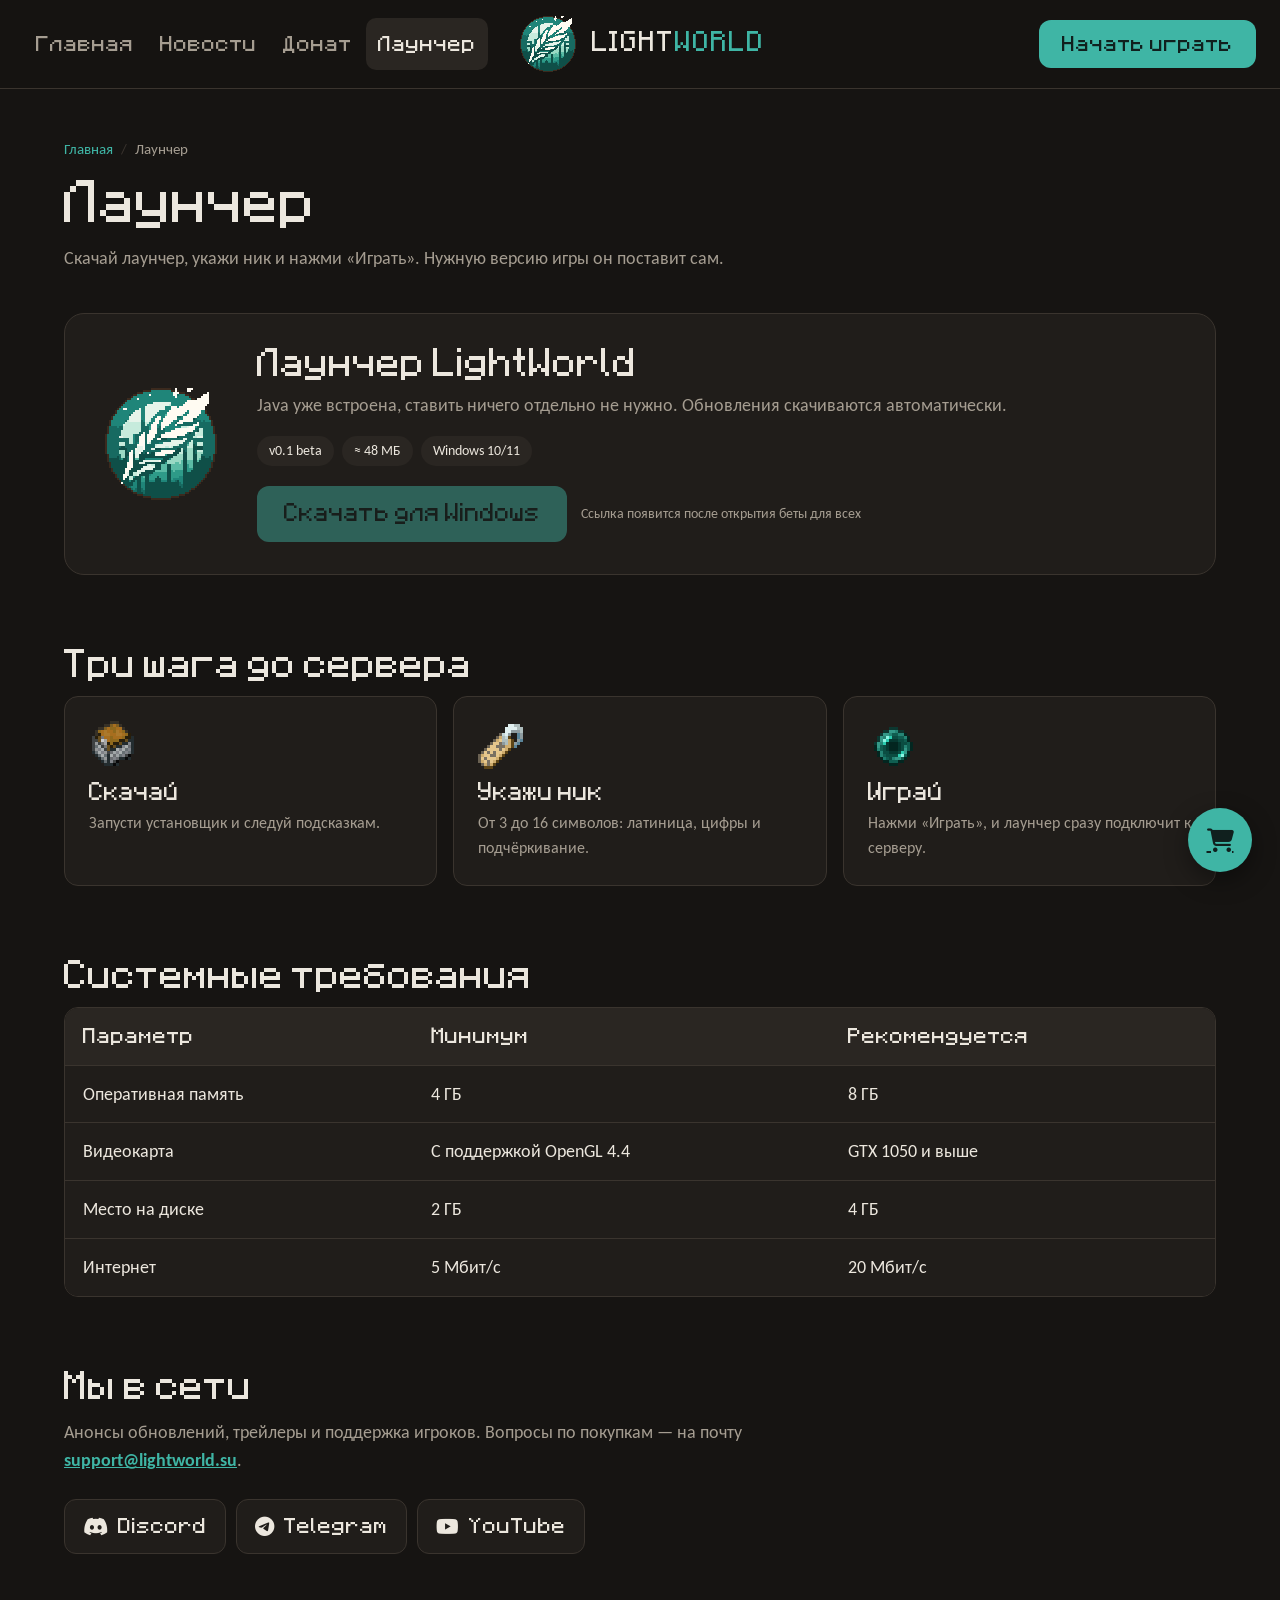
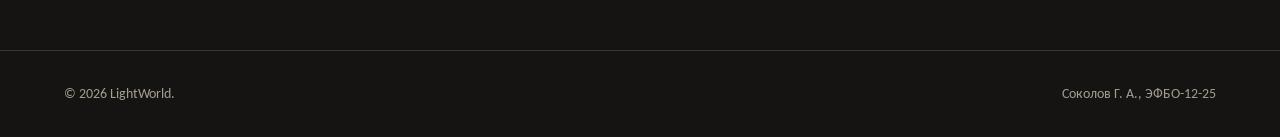
<file: launcher.html>
<!DOCTYPE html>
<html lang="ru">
    <head>
        <meta charset="UTF-8">
    <meta name="viewport" content="width=device-width, initial-scale=1.0">
    <title>Лаунчер — LightWorld</title>
    <meta name="description" content="Лаунчер LightWorld: скачивание, системные требования и контакты сервера — Discord, Telegram, YouTube и почта поддержки.">
    <link rel="icon" href="images/logo.png" type="image/png">
    <link rel="preconnect" href="https://fonts.googleapis.com">
    <link rel="preconnect" href="https://fonts.gstatic.com" crossorigin>
    <link rel="stylesheet" href="https://fonts.googleapis.com/css2?family=Carlito:ital,wght@0,400;0,700;1,400&display=swap">
    <link rel="stylesheet" href="https://cdnjs.cloudflare.com/ajax/libs/font-awesome/6.5.1/css/all.min.css">
    <link rel="stylesheet" href="css/style.css">
    <script src="js/main.js" defer></script>
  </head>
  <body>
    <header class="header">
      <div class="header__inner">
        <nav class="nav" aria-label="Основная навигация">
          <a class="nav__link" href="index.html">Главная</a>
          <a class="nav__link" href="news.html">Новости</a>
          <a class="nav__link" href="donate.html">Донат</a>
          <a class="nav__link nav__link--active" href="launcher.html" aria-current="page">Лаунчер</a>
        </nav>
        <a class="brand" href="index.html" aria-label="LightWorld, на главную">
          <img class="brand__logo" src="images/logo.png" alt="" width="64" height="64">
          <span class="brand__name">LIGHT<span class="brand__accent">WORLD</span></span>
        </a>
        <div class="header__actions">
          <a class="button button--accent" href="launcher.html">Начать играть</a>
        </div>
      </div>
    </header>
    <main class="page">
      <div class="page__inner">
        <div class="page__head">
          <nav class="breadcrumbs" aria-label="Хлебные крошки">
            <ol class="breadcrumbs__list">
              <li class="breadcrumbs__item"><a class="breadcrumbs__link" href="index.html">Главная</a></li>
              <li class="breadcrumbs__item" aria-current="page">Лаунчер</li>
            </ol>
          </nav>
          <h1 class="page__title">Лаунчер</h1>
          <p class="page__lead">Скачай лаунчер, укажи ник и нажми «Играть». Нужную версию игры он поставит сам.</p>
        </div>
        <section class="download" aria-label="Скачать лаунчер">
          <img class="download__logo" src="images/logo.png" alt="Логотип LightWorld" width="128" height="128">
          <div class="download__body">
            <h2 class="download__title">Лаунчер LightWorld</h2>
            <p class="download__text">Java уже встроена, ставить ничего отдельно не нужно. Обновления скачиваются автоматически.</p>
            <ul class="download__tags">
              <li class="download__tag">v0.1 beta</li>
              <li class="download__tag">≈ 48 МБ</li>
              <li class="download__tag">Windows 10/11</li>
            </ul>
            <div class="download__row">
              <button class="button button--accent button--large" type="button" disabled>Скачать для Windows</button>
              <span class="download__note">Ссылка появится после открытия беты для всех</span>
            </div>
          </div>
        </section>
        <section class="page__section" id="start">
          <h2 class="page__subtitle">Три шага до сервера</h2>
          <ol class="steps">
            <li class="step">
              <img class="step__icon" src="images/icons/chest-minecart.png" alt="" width="48" height="48">
              <h3 class="step__title">Скачай</h3>
              <p class="step__text">Запусти установщик и следуй подсказкам.</p>
            </li>
            <li class="step">
              <img class="step__icon" src="images/icons/name-tag.png" alt="" width="48" height="48">
              <h3 class="step__title">Укажи ник</h3>
              <p class="step__text">От 3 до 16 символов: латиница, цифры и подчёркивание.</p>
            </li>
            <li class="step">
              <img class="step__icon" src="images/icons/ender-pearl.png" alt="" width="48" height="48">
              <h3 class="step__title">Играй</h3>
              <p class="step__text">Нажми «Играть», и лаунчер сразу подключит к серверу.</p>
            </li>
          </ol>
        </section>
        <section class="page__section" id="requirements">
          <h2 class="page__subtitle">Системные требования</h2>
          <div class="table-wrap">
            <table class="table">
              <thead>
                <tr>
                  <th scope="col">Параметр</th>
                  <th scope="col">Минимум</th>
                  <th scope="col">Рекомендуется</th>
                </tr>
              </thead>
              <tbody>
                <tr>
                  <td>Оперативная память</td>
                  <td>4 ГБ</td>
                  <td>8 ГБ</td>
                </tr>
                <tr>
                  <td>Видеокарта</td>
                  <td>С поддержкой OpenGL 4.4</td>
                  <td>GTX 1050 и выше</td>
                </tr>
                <tr>
                  <td>Место на диске</td>
                  <td>2 ГБ</td>
                  <td>4 ГБ</td>
                </tr>
                <tr>
                  <td>Интернет</td>
                  <td>5 Мбит/с</td>
                  <td>20 Мбит/с</td>
                </tr>
              </tbody>
            </table>
          </div>
        </section>
        <section class="page__section" id="contacts">
          <h2 class="page__subtitle">Мы в сети</h2>
          <p class="page__text">Анонсы обновлений, трейлеры и поддержка игроков. Вопросы по покупкам — на почту <a class="page__link" href="mailto:support@lightworld.su">support@lightworld.su</a>.</p>
          <div class="socials">
            <a class="social" href="#">
              <i class="fa-brands fa-discord social__icon" aria-hidden="true"></i>
              Discord
            </a>
            <a class="social" href="#">
              <i class="fa-brands fa-telegram social__icon" aria-hidden="true"></i>
              Telegram
            </a>
            <a class="social" href="https://www.youtube.com/@Krainter00" target="_blank" rel="noopener">
              <i class="fa-brands fa-youtube social__icon" aria-hidden="true"></i>
              YouTube
            </a>
          </div>
        </section>
      </div>
    </main>
    <footer class="footer">
      <div class="footer__inner">
        <p class="footer__copy">© 2026 LightWorld.</p>
        <p class="footer__author">Соколов Г. А., ЭФБО-12-25</p>
      </div>
    </footer>
    <a class="cart-button" href="cart.html" aria-label="Корзина">
      <i class="fa-solid fa-cart-shopping cart-button__icon" aria-hidden="true"></i>
      <span class="cart-button__count" id="cart-count" hidden>0</span>
    </a>
  </body>
</html>
</file>
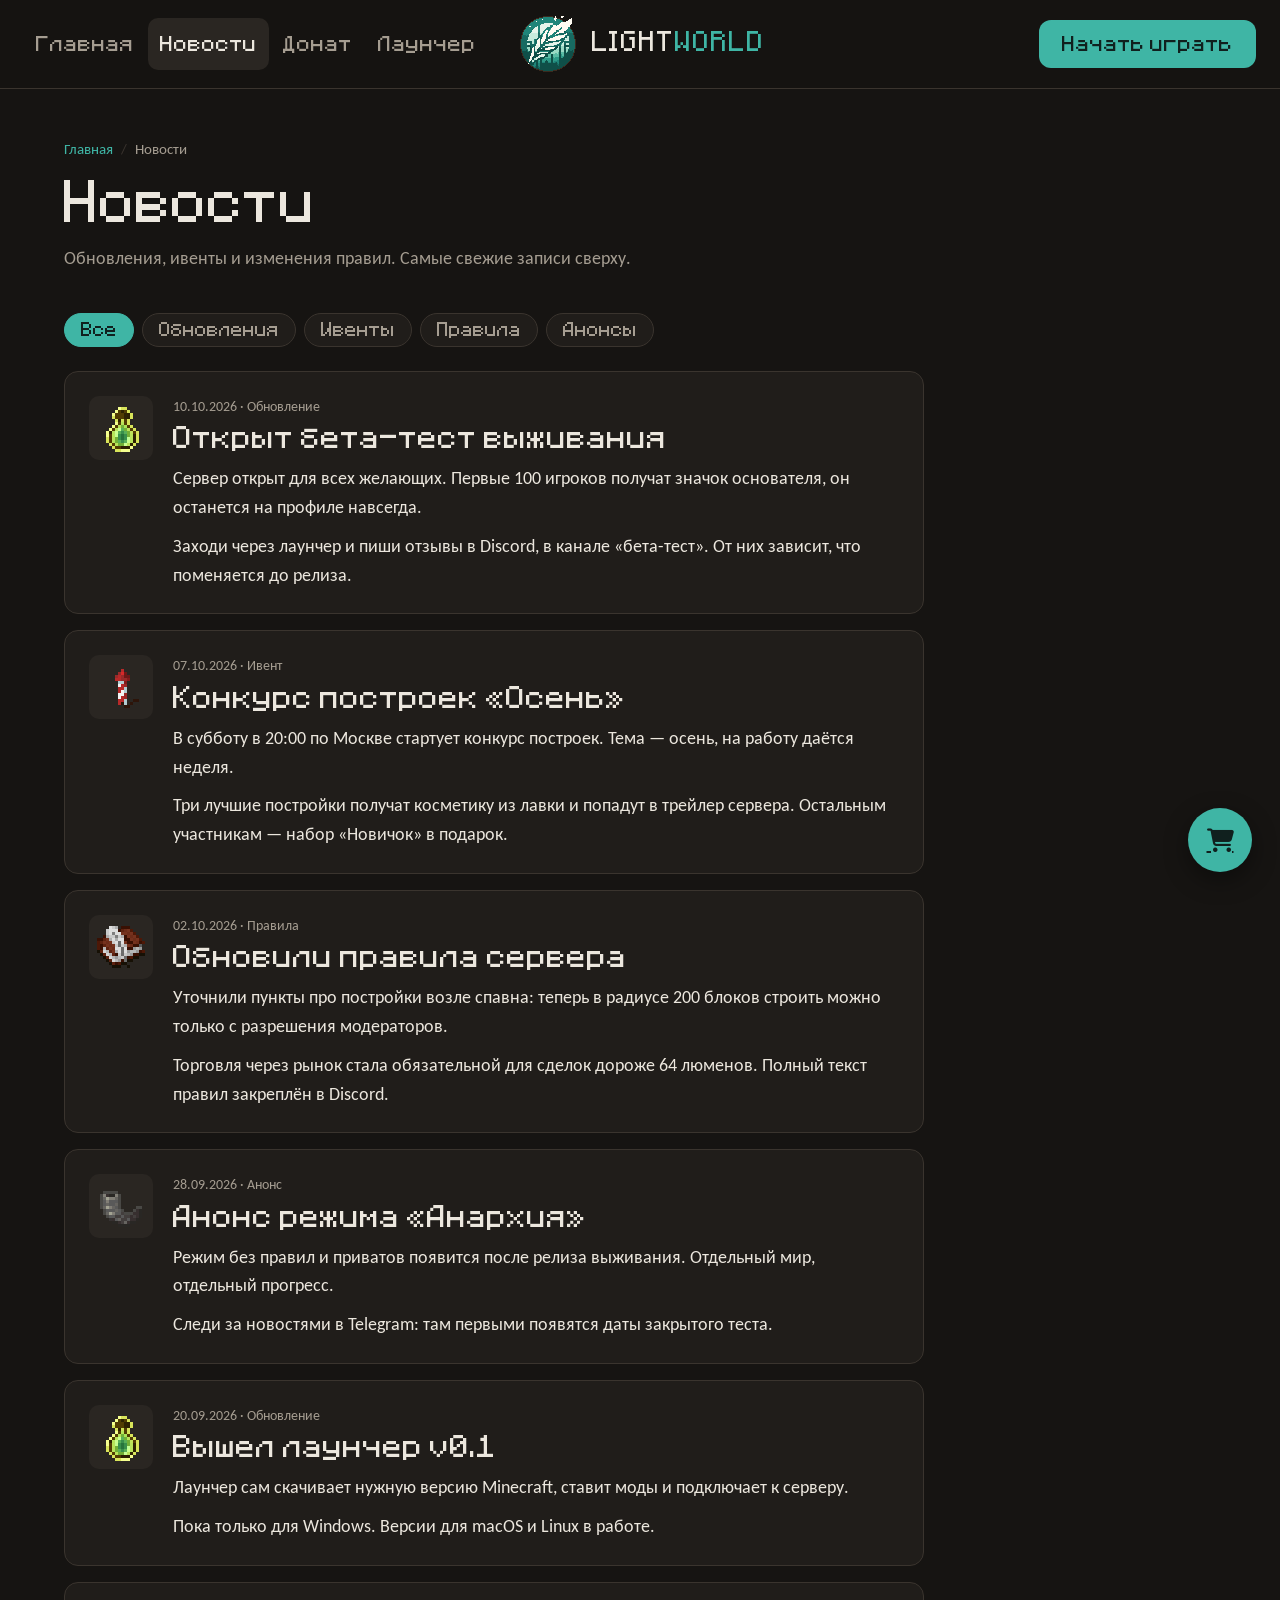
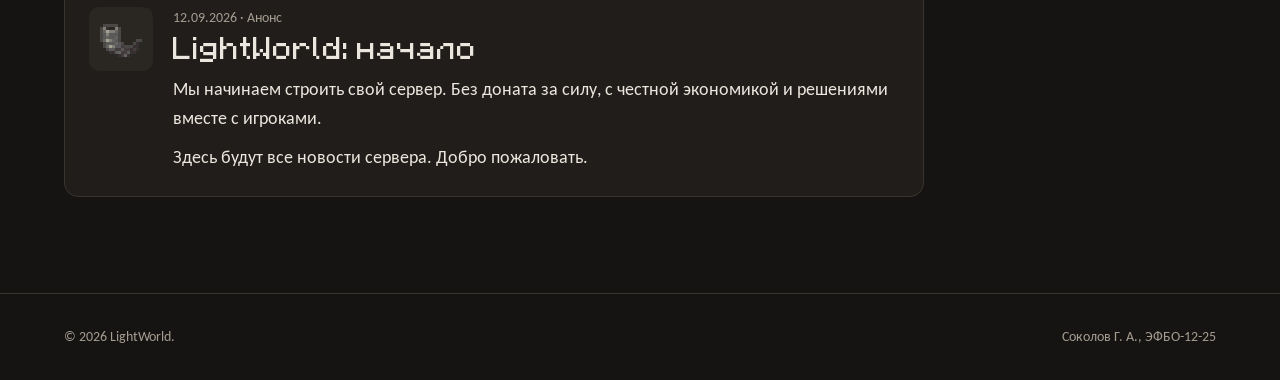
<file: news.html>
<!DOCTYPE html>
<html lang="ru">
  <head>
    <meta charset="UTF-8">
    <meta name="viewport" content="width=device-width, initial-scale=1.0">
    <title>Новости — LightWorld</title>
    <meta name="description" content="Новости сервера LightWorld: обновления, ивенты, изменения правил и анонсы режимов.">
    <link rel="icon" href="images/logo.png" type="image/png">
    <link rel="preconnect" href="https://fonts.googleapis.com">
    <link rel="preconnect" href="https://fonts.gstatic.com" crossorigin>
    <link rel="stylesheet" href="https://fonts.googleapis.com/css2?family=Carlito:ital,wght@0,400;0,700;1,400&display=swap">
    <link rel="stylesheet" href="https://cdnjs.cloudflare.com/ajax/libs/font-awesome/6.5.1/css/all.min.css">
    <link rel="stylesheet" href="css/style.css">
    <script src="js/main.js" defer></script>
  </head>
  <body>
    <header class="header">
      <div class="header__inner">
        <nav class="nav" aria-label="Основная навигация">
          <a class="nav__link" href="index.html">Главная</a>
          <a class="nav__link nav__link--active" href="news.html" aria-current="page">Новости</a>
          <a class="nav__link" href="donate.html">Донат</a>
          <a class="nav__link" href="launcher.html">Лаунчер</a>
        </nav>
        <a class="brand" href="index.html" aria-label="LightWorld, на главную">
          <img class="brand__logo" src="images/logo.png" alt="" width="64" height="64">
          <span class="brand__name">LIGHT<span class="brand__accent">WORLD</span></span>
        </a>
        <div class="header__actions">
          <a class="button button--accent" href="launcher.html">Начать играть</a>
        </div>
      </div>
    </header>
    <main class="page">
      <div class="page__inner">
        <div class="page__head">
          <nav class="breadcrumbs" aria-label="Хлебные крошки">
            <ol class="breadcrumbs__list">
              <li class="breadcrumbs__item"><a class="breadcrumbs__link" href="index.html">Главная</a></li>
              <li class="breadcrumbs__item" aria-current="page">Новости</li>
            </ol>
          </nav>
          <h1 class="page__title">Новости</h1>
          <p class="page__lead">Обновления, ивенты и изменения правил. Самые свежие записи сверху.</p>
        </div>
        <div class="tags" role="group" aria-label="Тип новостей">
          <button class="tags__button tags__button--active" type="button" data-tag="all" aria-pressed="true">Все</button>
          <button class="tags__button" type="button" data-tag="update" aria-pressed="false">Обновления</button>
          <button class="tags__button" type="button" data-tag="event" aria-pressed="false">Ивенты</button>
          <button class="tags__button" type="button" data-tag="rules" aria-pressed="false">Правила</button>
          <button class="tags__button" type="button" data-tag="announce" aria-pressed="false">Анонсы</button>
        </div>
        <div class="news-list">
          <article class="post" id="beta" data-tag="update">
            <img class="post__icon" src="images/icons/experience-bottle.png" alt="" width="64" height="64">
            <div class="post__body">
              <p class="post__meta"><time datetime="2026-10-10">10.10.2026</time> · Обновление</p>
              <h2 class="post__title">Открыт бета-тест выживания</h2>
              <p class="post__text">Сервер открыт для всех желающих. Первые 100 игроков получат значок основателя, он останется на профиле навсегда.</p>
              <p class="post__text">Заходи через лаунчер и пиши отзывы в Discord, в канале «бета-тест». От них зависит, что поменяется до релиза.</p>
            </div>
          </article>
          <article class="post" id="build" data-tag="event">
            <img class="post__icon" src="images/icons/firework-rocket.png" alt="" width="64" height="64">
            <div class="post__body">
              <p class="post__meta"><time datetime="2026-10-07">07.10.2026</time> · Ивент</p>
              <h2 class="post__title">Конкурс построек «Осень»</h2>
              <p class="post__text">В субботу в 20:00 по Москве стартует конкурс построек. Тема — осень, на работу даётся неделя.</p>
              <p class="post__text">Три лучшие постройки получат косметику из лавки и попадут в трейлер сервера. Остальным участникам — набор «Новичок» в подарок.</p>
            </div>
          </article>
          <article class="post" id="rules" data-tag="rules">
            <img class="post__icon" src="images/icons/writable-book.png" alt="" width="64" height="64">
            <div class="post__body">
              <p class="post__meta"><time datetime="2026-10-02">02.10.2026</time> · Правила</p>
              <h2 class="post__title">Обновили правила сервера</h2>
              <p class="post__text">Уточнили пункты про постройки возле спавна: теперь в радиусе 200 блоков строить можно только с разрешения модераторов.</p>
              <p class="post__text">Торговля через рынок стала обязательной для сделок дороже 64 люменов. Полный текст правил закреплён в Discord.</p>
            </div>
          </article>
          <article class="post" id="anarchy" data-tag="announce">
            <img class="post__icon" src="images/icons/goat-horn.png" alt="" width="64" height="64">
            <div class="post__body">
              <p class="post__meta"><time datetime="2026-09-28">28.09.2026</time> · Анонс</p>
              <h2 class="post__title">Анонс режима «Анархия»</h2>
              <p class="post__text">Режим без правил и приватов появится после релиза выживания. Отдельный мир, отдельный прогресс.</p>
              <p class="post__text">Следи за новостями в Telegram: там первыми появятся даты закрытого теста.</p>
            </div>
          </article>
          <article class="post" id="launcher" data-tag="update">
            <img class="post__icon" src="images/icons/experience-bottle.png" alt="" width="64" height="64">
            <div class="post__body">
              <p class="post__meta"><time datetime="2026-09-20">20.09.2026</time> · Обновление</p>
              <h2 class="post__title">Вышел лаунчер v0.1</h2>
              <p class="post__text">Лаунчер сам скачивает нужную версию Minecraft, ставит моды и подключает к серверу.</p>
              <p class="post__text">Пока только для Windows. Версии для macOS и Linux в работе.</p>
            </div>
          </article>
          <article class="post" id="start" data-tag="announce">
            <img class="post__icon" src="images/icons/goat-horn.png" alt="" width="64" height="64">
            <div class="post__body">
              <p class="post__meta"><time datetime="2026-09-12">12.09.2026</time> · Анонс</p>
              <h2 class="post__title">LightWorld: начало</h2>
              <p class="post__text">Мы начинаем строить свой сервер. Без доната за силу, с честной экономикой и решениями вместе с игроками.</p>
              <p class="post__text">Здесь будут все новости сервера. Добро пожаловать.</p>
            </div>
          </article>
        </div>
      </div>
    </main>
    <footer class="footer">
      <div class="footer__inner">
        <p class="footer__copy">© 2026 LightWorld.</p>
        <p class="footer__author">Соколов Г. А., ЭФБО-12-25</p>
      </div>
    </footer>
    <a class="cart-button" href="cart.html" aria-label="Корзина">
      <i class="fa-solid fa-cart-shopping cart-button__icon" aria-hidden="true"></i>
      <span class="cart-button__count" id="cart-count" hidden>0</span>
    </a>
  </body>
</html>
</file>
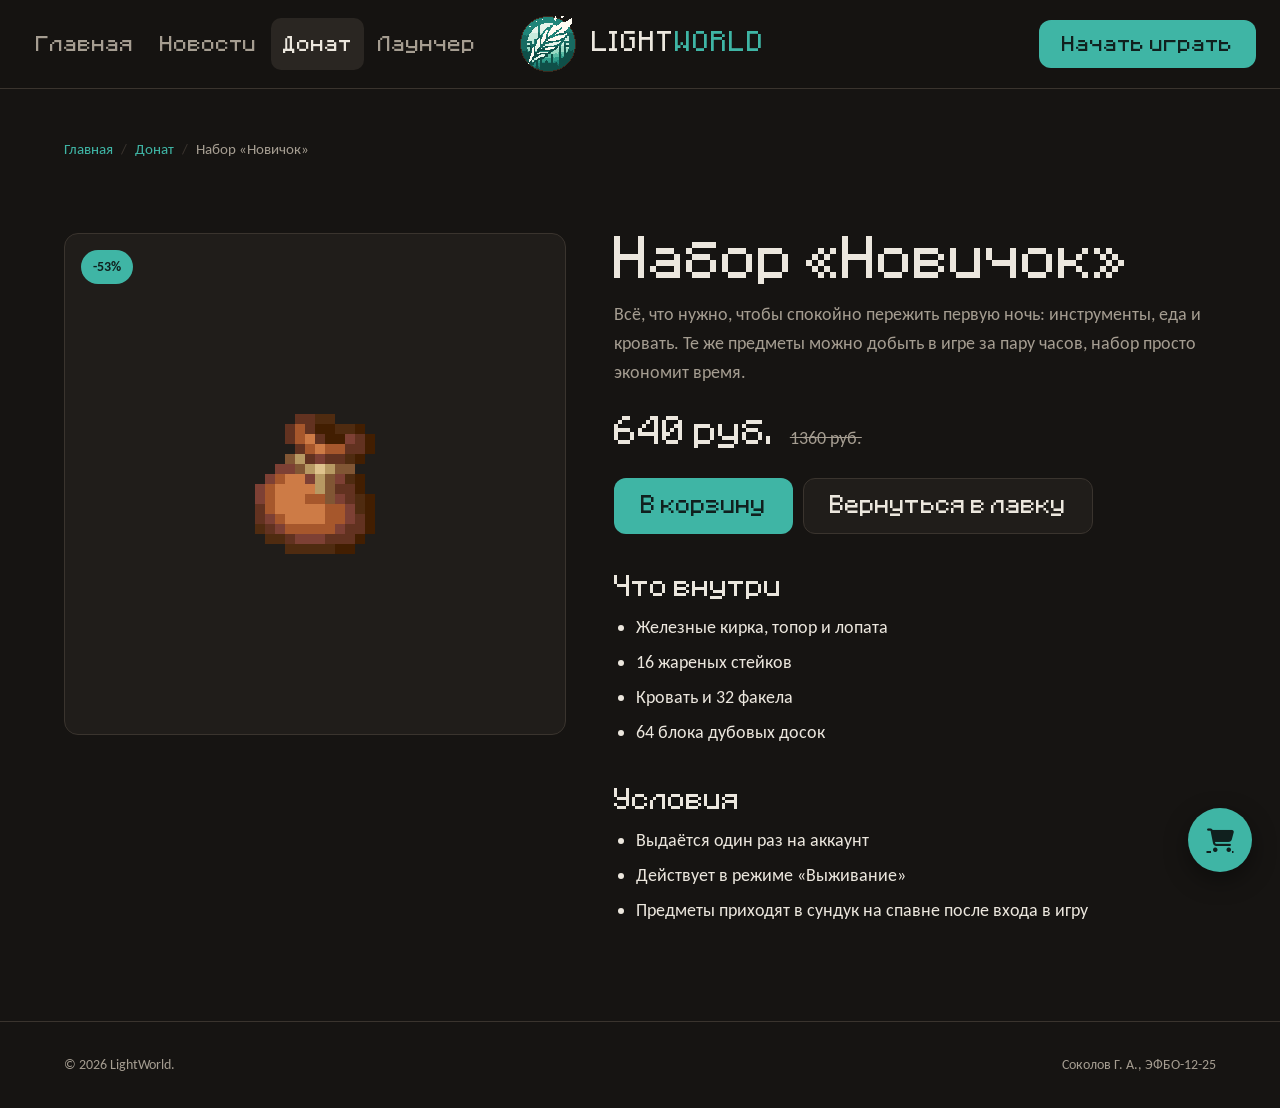
<file: product.html>
<!DOCTYPE html>
<html lang="ru">
  <head>
    <meta charset="UTF-8">
    <meta name="viewport" content="width=device-width, initial-scale=1.0">
    <title>Набор «Новичок» — LightWorld</title>
    <meta name="description" content="Набор «Новичок» на сервере LightWorld: железные инструменты, еда и кровать для первого дня. Цена 640 руб.">
    <link rel="icon" href="images/logo.png" type="image/png">
    <link rel="preconnect" href="https://fonts.googleapis.com">
    <link rel="preconnect" href="https://fonts.gstatic.com" crossorigin>
    <link rel="stylesheet" href="https://fonts.googleapis.com/css2?family=Carlito:ital,wght@0,400;0,700;1,400&display=swap">
    <link rel="stylesheet" href="https://cdnjs.cloudflare.com/ajax/libs/font-awesome/6.5.1/css/all.min.css">
    <link rel="stylesheet" href="css/style.css">
    <script src="js/main.js" defer></script>
  </head>
  <body>
    <header class="header">
      <div class="header__inner">
        <nav class="nav" aria-label="Основная навигация">
          <a class="nav__link" href="index.html">Главная</a>
          <a class="nav__link" href="news.html">Новости</a>
          <a class="nav__link nav__link--active" href="donate.html">Донат</a>
          <a class="nav__link" href="launcher.html">Лаунчер</a>
        </nav>
        <a class="brand" href="index.html" aria-label="LightWorld, на главную">
          <img class="brand__logo" src="images/logo.png" alt="" width="64" height="64">
          <span class="brand__name">LIGHT<span class="brand__accent">WORLD</span></span>
        </a>
        <div class="header__actions">
          <a class="button button--accent" href="launcher.html">Начать играть</a>
        </div>
      </div>
    </header>
    <main class="page">
      <div class="page__inner">
        <nav class="breadcrumbs" aria-label="Хлебные крошки">
          <ol class="breadcrumbs__list">
            <li class="breadcrumbs__item"><a class="breadcrumbs__link" href="index.html">Главная</a></li>
            <li class="breadcrumbs__item"><a class="breadcrumbs__link" href="donate.html">Донат</a></li>
            <li class="breadcrumbs__item" aria-current="page">Набор «Новичок»</li>
          </ol>
        </nav>
        <article class="product page__section">
          <div class="product__art">
            <span class="product__badge">-53%</span>
            <img class="product__icon" src="images/icons/bundle.png" alt="Набор «Новичок»" width="160" height="160">
          </div>
          <div class="product__info">
            <h1 class="page__title product__title">Набор «Новичок»</h1>
            <p class="page__lead">Всё, что нужно, чтобы спокойно пережить первую ночь: инструменты, еда и кровать. Те же предметы можно добыть в игре за пару часов, набор просто экономит время.</p>
            <p class="product__price">640 руб. <s class="product__old">1360 руб.</s></p>
            <div class="product__actions">
              <button class="button button--accent button--large" type="button" data-cart-id="kit-novice" data-cart-name="Набор «Новичок»" data-cart-price="640">В корзину</button>
              <a class="button button--ghost button--large" href="donate.html">Вернуться в лавку</a>
            </div>
            <h2 class="product__subtitle">Что внутри</h2>
            <ul class="product__list">
              <li class="product__item">Железные кирка, топор и лопата</li>
              <li class="product__item">16 жареных стейков</li>
              <li class="product__item">Кровать и 32 факела</li>
              <li class="product__item">64 блока дубовых досок</li>
            </ul>
            <h2 class="product__subtitle">Условия</h2>
            <ul class="product__list">
              <li class="product__item">Выдаётся один раз на аккаунт</li>
              <li class="product__item">Действует в режиме «Выживание»</li>
              <li class="product__item">Предметы приходят в сундук на спавне после входа в игру</li>
            </ul>
          </div>
        </article>
      </div>
    </main>
    <footer class="footer">
      <div class="footer__inner">
        <p class="footer__copy">© 2026 LightWorld.</p>
        <p class="footer__author">Соколов Г. А., ЭФБО-12-25</p>
      </div>
    </footer>
    <a class="cart-button" href="cart.html" aria-label="Корзина">
      <i class="fa-solid fa-cart-shopping cart-button__icon" aria-hidden="true"></i>
      <span class="cart-button__count" id="cart-count" hidden>0</span>
    </a>
  </body>
</html>
</file>
<file: css/style.css>
@font-face {
  font-family: "Minecraft Rus";
  src: url("../fonts/minecraft-rus.ttf") format("truetype");
  font-display: swap;
}

:root {
  --color-bg: #161412;
  --color-surface: #201d1a;
  --color-soft: #2a2622;
  --color-line: #3a342e;
  --color-text: #ece7de;
  --color-muted: #a59d91;
  --color-accent: #3fb5a5;
  --color-accent-hover: #5cc9ba;
  --color-on-accent: #10201e;
  --color-danger: #e0705c;
  --color-success: #5ec98a;
  --color-header: rgba(22, 20, 18, 0.88);
  --color-bg-alt: #1b1916;

  --font-pixel: "Minecraft Rus", "Courier New", monospace;
  --font-body: "Calibri", "Carlito", "Segoe UI", sans-serif;

  --radius: 14px;
  --container: 1200px;
  --gutter: 24px;
}

*,
*::before,
*::after {
  box-sizing: border-box;
}

[hidden] {
  display: none !important;
}

html {
  scroll-behavior: smooth;
  color-scheme: dark;
}

body {
  margin: 0;
  background-color: var(--color-bg);
  color: var(--color-text);
  font-family: var(--font-body);
  font-size: 18px;
  line-height: 1.6;
}

h1,
h2,
h3 {
  margin: 0;
  font-family: var(--font-pixel);
  font-weight: 400;
  line-height: 1.15;
}

p {
  margin: 0;
}

img {
  display: block;
  max-width: 100%;
}

a {
  color: inherit;
}

a:focus-visible,
button:focus-visible,
input[type="checkbox"]:focus-visible {
  outline: 2px solid var(--color-accent);
  outline-offset: 3px;
}

.header {
  position: sticky;
  top: 0;
  z-index: 50;
  background-color: var(--color-header);
  backdrop-filter: blur(12px);
  border-bottom: 1px solid var(--color-line);
}

.header__inner {
  display: grid;
  grid-template-columns: 1fr auto 1fr;
  align-items: center;
  gap: 20px;
  min-height: 88px;
  padding: 0 var(--gutter);
}

.nav {
  display: flex;
  gap: 2px;
  justify-self: start;
}

.nav__link {
  padding: 12px;
  border-radius: 10px;
  color: var(--color-muted);
  font-family: var(--font-pixel);
  font-size: 18px;
  text-decoration: none;
  transition: color 0.2s, background-color 0.2s;
}

.nav__link:hover,
.nav__link--active {
  color: var(--color-text);
  background-color: var(--color-soft);
}

.brand {
  display: flex;
  align-items: center;
  gap: 12px;
  justify-self: center;
  text-decoration: none;
}

.brand__logo {
  width: 64px;
  height: 64px;
  image-rendering: pixelated;
}

.brand__name {
  font-family: var(--font-pixel);
  font-size: 22px;
  letter-spacing: 0.04em;
  white-space: nowrap;
}

.brand__accent {
  color: var(--color-accent);
}

.header__actions {
  display: flex;
  align-items: center;
  gap: 10px;
  justify-self: end;
}

.button {
  display: inline-flex;
  align-items: center;
  justify-content: center;
  min-height: 48px;
  padding: 0 22px;
  border: 1px solid transparent;
  border-radius: 12px;
  font-family: var(--font-pixel);
  font-size: 18px;
  text-decoration: none;
  white-space: nowrap;
  cursor: pointer;
  transition: background-color 0.2s, border-color 0.2s, transform 0.1s;
}

.button:active {
  transform: translateY(2px);
}

.button:disabled {
  opacity: 0.45;
  cursor: not-allowed;
  transform: none;
}

.button--accent {
  background-color: var(--color-accent);
  color: var(--color-on-accent);
}

.button--accent:hover:not(:disabled) {
  background-color: var(--color-accent-hover);
}

.button--ghost {
  background-color: var(--color-surface);
  color: var(--color-text);
  border-color: var(--color-line);
}

.button--ghost:hover:not(:disabled) {
  border-color: var(--color-muted);
}

.button--large {
  min-height: 56px;
  padding: 0 26px;
  font-size: 20px;
}

.stage {
  position: relative;
  overflow: hidden;
  color: #f4f1ea;
  background-color: #0d0f10;
  background-image:
    linear-gradient(90deg, rgba(9, 11, 11, 0.9) 0%, rgba(9, 11, 11, 0.7) 40%, rgba(9, 11, 11, 0.2) 75%, rgba(9, 11, 11, 0.1) 100%),
    url("../images/hero.jpg");
  background-size: cover;
  background-position: center 40%;
}

.stage__inner {
  max-width: var(--container);
  margin: 0 auto;
  padding: 22px var(--gutter) 0;
}

.news-strip {
  display: grid;
  grid-template-columns: repeat(3, 1fr);
  gap: 12px;
}

.news-card {
  display: flex;
  gap: 14px;
  align-items: flex-start;
  padding: 14px 16px;
  background-color: rgba(12, 14, 15, 0.55);
  border: 1px solid rgba(255, 255, 255, 0.14);
  border-radius: var(--radius);
  backdrop-filter: blur(10px);
}

.news-card__icon {
  width: 44px;
  height: 44px;
  padding: 6px;
  border-radius: 10px;
  background-color: rgba(255, 255, 255, 0.08);
  image-rendering: pixelated;
}

.news-card__meta {
  font-size: 14px;
  color: rgba(244, 241, 234, 0.7);
}

.news-card__title {
  margin: 4px 0 6px;
  font-family: var(--font-pixel);
  font-size: 17px;
  line-height: 1.25;
}

.news-card__more {
  color: #45cdbb;
  font-size: 15px;
  font-weight: 700;
  text-underline-offset: 3px;
}

.hero {
  max-width: 660px;
  padding: 120px 0;
}

.hero__status {
  display: inline-flex;
  align-items: center;
  gap: 10px;
  padding: 6px 12px 6px 10px;
  border: 1px solid rgba(255, 255, 255, 0.14);
  border-radius: 999px;
  background-color: rgba(12, 14, 15, 0.55);
  font-size: 15px;
  color: rgba(244, 241, 234, 0.75);
}

.hero__ping {
  width: 20px;
  height: 16px;
  image-rendering: pixelated;
}

.hero__online {
  color: #5ee08f;
  font-weight: 700;
}

.hero__title {
  margin: 22px 0 20px;
}

.hero__logo {
  width: 100%;
  max-width: 640px;
  height: auto;
  filter: drop-shadow(0 10px 24px rgba(0, 0, 0, 0.45));
}

.hero__lead {
  max-width: 32em;
  font-size: 20px;
  color: rgba(244, 241, 234, 0.75);
}

.hero__actions {
  display: flex;
  flex-wrap: wrap;
  gap: 10px;
  margin-top: 30px;
}

.ip-copy {
  display: inline-flex;
  align-items: center;
  gap: 12px;
  min-height: 56px;
  padding: 0 16px;
  border: 1px dashed rgba(244, 241, 234, 0.35);
  border-radius: 12px;
  background-color: rgba(9, 11, 11, 0.25);
  color: #f4f1ea;
  font-family: var(--font-pixel);
  font-size: 18px;
  cursor: pointer;
}

.ip-copy:hover {
  border-color: #45cdbb;
}

.ip-copy__hint {
  color: #45cdbb;
  font-family: var(--font-body);
  font-size: 12px;
  font-weight: 700;
  letter-spacing: 0.06em;
  text-transform: uppercase;
}

.hero__facts {
  display: flex;
  flex-wrap: wrap;
  gap: 8px 22px;
  margin: 26px 0 0;
  padding: 0;
  list-style: none;
  font-size: 15px;
  color: rgba(244, 241, 234, 0.75);
}

.hero__fact {
  display: flex;
  align-items: center;
  gap: 8px;
}

.hero__fact-icon {
  image-rendering: pixelated;
}

.section {
  padding: 96px 0;
}

.section__inner {
  max-width: var(--container);
  margin: 0 auto;
  padding: 0 var(--gutter);
}

.section__head {
  max-width: 640px;
  margin-bottom: 40px;
}

.section__eyebrow {
  color: var(--color-accent);
  font-size: 13px;
  font-weight: 700;
  letter-spacing: 0.12em;
  text-transform: uppercase;
}

.section__title {
  margin: 12px 0;
  font-size: 48px;
}

.section__text {
  color: var(--color-muted);
}

.products {
  display: grid;
  grid-template-columns: repeat(3, 1fr);
  gap: 16px;
}

.product-card {
  display: flex;
  flex-direction: column;
  gap: 12px;
  padding: 20px;
  background-color: var(--color-surface);
  border: 1px solid var(--color-line);
  border-radius: var(--radius);
  transition: transform 0.25s, border-color 0.25s;
}

.product-card:hover {
  transform: translateY(-3px);
  border-color: var(--color-accent);
}

.product-card__art {
  position: relative;
  display: grid;
  place-items: center;
  aspect-ratio: 16 / 10;
  border-radius: 10px;
  background-color: var(--color-soft);
}

.product-card__icon {
  width: 64px;
  height: 64px;
  image-rendering: pixelated;
}

.product-card__badge {
  position: absolute;
  top: 10px;
  left: 10px;
  padding: 4px 10px;
  border-radius: 999px;
  background-color: var(--color-accent);
  color: var(--color-on-accent);
  font-size: 12px;
  font-weight: 700;
}

.product-card__title {
  font-size: 22px;
}

.product-card__text {
  color: var(--color-muted);
  font-size: 16px;
}

.product-card__footer {
  display: flex;
  flex-wrap: wrap;
  justify-content: space-between;
  align-items: center;
  gap: 12px;
  margin-top: auto;
  padding-top: 14px;
  border-top: 1px solid var(--color-line);
}

.product-card__price {
  font-family: var(--font-pixel);
  font-size: 22px;
  white-space: nowrap;
}

.product-card__old {
  margin-left: 6px;
  color: var(--color-muted);
  font-family: var(--font-body);
  font-size: 15px;
}

.product-card__button {
  margin-left: auto;
  min-height: 42px;
  padding: 0 16px;
  font-size: 16px;
}

.footer {
  padding: 32px 0;
  border-top: 1px solid var(--color-line);
  color: var(--color-muted);
  font-size: 14px;
}

.footer__inner {
  display: flex;
  flex-wrap: wrap;
  justify-content: space-between;
  gap: 10px 24px;
  max-width: var(--container);
  margin: 0 auto;
  padding: 0 var(--gutter);
}

.modal {
  width: min(100% - 32px, 600px);
  max-height: calc(100vh - 32px);
  padding: 0;
  border: 1px solid var(--color-line);
  border-radius: 20px;
  background-color: var(--color-surface);
  color: var(--color-text);
  overflow: auto;
}

.modal::backdrop {
  background-color: rgba(10, 12, 12, 0.55);
  backdrop-filter: blur(3px);
}

.modal__body {
  display: flex;
  flex-direction: column;
  gap: 16px;
  padding: 28px;
}

.modal__head {
  display: flex;
  justify-content: space-between;
  align-items: center;
  gap: 16px;
}

.modal__title {
  font-size: 28px;
}

.modal__close {
  width: 40px;
  height: 40px;
  flex-shrink: 0;
  border: 1px solid var(--color-line);
  border-radius: 10px;
  background-color: var(--color-surface);
  color: var(--color-text);
  font-size: 22px;
  cursor: pointer;
  transition: border-color 0.2s;
}

.modal__close:hover {
  border-color: var(--color-muted);
}

.modal__product {
  color: var(--color-muted);
}

.modal__product-name {
  color: var(--color-text);
  font-weight: 700;
}

.form {
  display: grid;
  grid-template-columns: 1fr 1fr;
  gap: 14px;
}

.form__field {
  display: flex;
  flex-direction: column;
  gap: 6px;
}

.form__field--wide {
  grid-column: 1 / -1;
}

.form__label {
  color: var(--color-muted);
  font-size: 14px;
  font-weight: 700;
}

.form__input {
  width: 100%;
  min-height: 46px;
  padding: 0 14px;
  border: 1px solid var(--color-line);
  border-radius: 10px;
  background-color: var(--color-surface);
  color: var(--color-text);
  font-family: var(--font-body);
  font-size: 17px;
}

.form__input--textarea {
  padding: 10px 14px;
  resize: vertical;
}

.form__input:focus {
  outline: none;
  border-color: var(--color-accent);
  box-shadow: 0 0 0 3px rgba(63, 181, 165, 0.25);
}

.form__input--invalid {
  border-color: var(--color-danger);
  box-shadow: 0 0 0 3px rgba(224, 112, 92, 0.2);
}

.form__check {
  grid-column: 1 / -1;
  display: flex;
  align-items: flex-start;
  gap: 10px;
  font-size: 15px;
  cursor: pointer;
}

.form__checkbox {
  width: 18px;
  height: 18px;
  margin-top: 3px;
  flex-shrink: 0;
  accent-color: var(--color-accent);
}

.form__error {
  grid-column: 1 / -1;
  min-height: 1.2em;
  color: var(--color-danger);
  font-size: 15px;
}

.form__actions {
  grid-column: 1 / -1;
  display: flex;
  flex-wrap: wrap;
  gap: 10px;
}

.form-success {
  padding: 18px;
  border-radius: 12px;
  background-color: rgba(94, 201, 138, 0.12);
  color: var(--color-success);
  font-family: var(--font-pixel);
  font-size: 20px;
  text-align: center;
}

.page {
  padding: 48px 0 96px;
}

.page__inner {
  max-width: var(--container);
  margin: 0 auto;
  padding: 0 var(--gutter);
}

.page__inner--wide {
  max-width: 1600px;
}

.page__head {
  max-width: 720px;
  margin-bottom: 40px;
}

.page__title {
  margin: 16px 0 12px;
  font-size: 48px;
}

.page__lead {
  color: var(--color-muted);
}

.page__link {
  color: var(--color-accent);
  font-weight: 700;
}

.breadcrumbs__list {
  display: flex;
  flex-wrap: wrap;
  gap: 8px;
  margin: 0;
  padding: 0;
  list-style: none;
  color: var(--color-muted);
  font-size: 15px;
}

.breadcrumbs__item + .breadcrumbs__item::before {
  content: "/";
  margin-right: 8px;
  color: var(--color-line);
}

.breadcrumbs__link {
  color: var(--color-accent);
  text-decoration: none;
}

.breadcrumbs__link:hover {
  text-decoration: underline;
}

.news-list {
  display: flex;
  flex-direction: column;
  gap: 16px;
  max-width: 860px;
}

.post {
  display: flex;
  gap: 20px;
  padding: 24px;
  background-color: var(--color-surface);
  border: 1px solid var(--color-line);
  border-radius: var(--radius);
  scroll-margin-top: 110px;
  transition: border-color 0.3s, box-shadow 0.3s;
}

.post:target {
  border-color: var(--color-accent);
  box-shadow: 0 0 0 3px rgba(63, 181, 165, 0.25);
}

.post__icon {
  flex-shrink: 0;
  width: 64px;
  height: 64px;
  padding: 8px;
  border-radius: 10px;
  background-color: var(--color-soft);
  image-rendering: pixelated;
}

.post__meta {
  color: var(--color-muted);
  font-size: 14px;
}

.post__title {
  margin: 6px 0 10px;
  font-size: 26px;
}

.post__text + .post__text {
  margin-top: 10px;
}

.page__section {
  margin-top: 72px;
}

.page__subtitle {
  margin-bottom: 12px;
  font-size: 32px;
}

.page__text {
  max-width: 40em;
  margin-bottom: 24px;
  color: var(--color-muted);
}

.product-card__link {
  text-decoration: none;
  transition: color 0.2s;
}

.product-card__link:hover {
  color: var(--color-accent);
}

.table-wrap {
  overflow-x: auto;
  border: 1px solid var(--color-line);
  border-radius: var(--radius);
}

.table {
  width: 100%;
  border-collapse: collapse;
  background-color: var(--color-surface);
}

.table th,
.table td {
  padding: 14px 18px;
  border-bottom: 1px solid var(--color-line);
  text-align: left;
}

.table th {
  background-color: var(--color-soft);
  font-family: var(--font-pixel);
  font-weight: 400;
}

.table tbody tr:last-child td {
  border-bottom: none;
}

.table tbody tr:hover {
  background-color: var(--color-soft);
}

.table__bonus {
  color: var(--color-success);
  font-weight: 700;
}

.product {
  display: grid;
  grid-template-columns: 1fr 1.2fr;
  gap: 48px;
  align-items: start;
}

.product__art {
  position: relative;
  display: grid;
  place-items: center;
  aspect-ratio: 1 / 1;
  border: 1px solid var(--color-line);
  border-radius: var(--radius);
  background-color: var(--color-surface);
}

.product__icon {
  width: 160px;
  height: 160px;
  image-rendering: pixelated;
}

.product__badge {
  position: absolute;
  top: 16px;
  left: 16px;
  padding: 6px 12px;
  border-radius: 999px;
  background-color: var(--color-accent);
  color: var(--color-on-accent);
  font-size: 14px;
  font-weight: 700;
}

.product__title {
  margin-top: 0;
}

.product__price {
  margin: 20px 0;
  font-family: var(--font-pixel);
  font-size: 32px;
}

.product__old {
  margin-left: 8px;
  color: var(--color-muted);
  font-family: var(--font-body);
  font-size: 18px;
}

.product__actions {
  display: flex;
  flex-wrap: wrap;
  gap: 10px;
}

.product__subtitle {
  margin: 40px 0 12px;
  font-size: 24px;
}

.product__list {
  margin: 0;
  padding-left: 22px;
}

.product__item + .product__item {
  margin-top: 6px;
}

..product__item::marker {
  color: var(--color-accent);
}

.order {
  max-width: 760px;
  padding: 32px;
  border: 1px solid var(--color-line);
  border-radius: 20px;
  background-color: var(--color-surface);
}

.cart-button {
  position: fixed;
  right: 28px;
  bottom: 28px;
  z-index: 60;
  display: grid;
  place-items: center;
  width: 64px;
  height: 64px;
  border-radius: 50%;
  background-color: var(--color-accent);
  color: var(--color-on-accent);
  box-shadow: 0 8px 24px rgba(0, 0, 0, 0.4);
  transition: background-color 0.2s, transform 0.2s;
}

.cart-button:hover {
  background-color: var(--color-accent-hover);
  transform: translateY(-2px);
}

.cart-button__icon {
  font-size: 24px;
}

.cart-button__count {
  position: absolute;
  top: -4px;
  right: -4px;
  min-width: 24px;
  height: 24px;
  padding: 0 6px;
  border-radius: 999px;
  background-color: var(--color-text);
  color: var(--color-bg);
  font-size: 13px;
  font-weight: 700;
  line-height: 24px;
  text-align: center;
}

.cart {
  max-width: 760px;
}

.cart__empty {
  padding: 32px;
  border: 1px dashed var(--color-line);
  border-radius: var(--radius);
  color: var(--color-muted);
  text-align: center;
}

.cart__empty-link {
  color: var(--color-accent);
}

.cart__list {
  display: flex;
  flex-direction: column;
  gap: 10px;
  margin: 0;
  padding: 0;
  list-style: none;
}

.cart__item {
  display: grid;
  grid-template-columns: 1fr auto auto auto;
  align-items: center;
  gap: 16px;
  padding: 16px 20px;
  border: 1px solid var(--color-line);
  border-radius: var(--radius);
  background-color: var(--color-surface);
}

.cart__name {
  font-family: var(--font-pixel);
  font-size: 18px;
}

.cart__qty {
  display: flex;
  align-items: center;
  gap: 8px;
}

.cart__qty-button,
.cart__remove {
  width: 34px;
  height: 34px;
  border: 1px solid var(--color-line);
  border-radius: 8px;
  background-color: var(--color-soft);
  color: var(--color-text);
  font-size: 18px;
  cursor: pointer;
  transition: border-color 0.2s, color 0.2s;
}

.cart__qty-button:hover {
  border-color: var(--color-accent);
}

.cart__remove:hover {
  border-color: var(--color-danger);
  color: var(--color-danger);
}

.cart__qty-value {
  min-width: 24px;
  font-weight: 700;
  text-align: center;
}

.cart__price {
  min-width: 90px;
  font-family: var(--font-pixel);
  text-align: right;
}

.cart__total {
  margin-top: 20px;
  font-family: var(--font-pixel);
  font-size: 26px;
  text-align: right;
}

.product-card--interactive {
  position: relative;
  cursor: pointer;
}

.product-card--interactive:focus-visible {
  outline: 2px solid var(--color-accent);
  outline-offset: 3px;
}

.product-card__button {
  position: relative;
  z-index: 2;
}

.product-card__hint {
  position: absolute;
  inset: 0;
  z-index: 1;
  display: flex;
  align-items: center;
  justify-content: center;
  gap: 10px;
  margin: 0;
  padding: 24px;
  border-radius: inherit;
  background-color: rgba(22, 20, 18, 0.55);
  backdrop-filter: blur(6px);
  font-family: var(--font-pixel);
  font-size: 18px;
  text-align: center;
  opacity: 0;
  pointer-events: none;
  transition: opacity 0.25s;
}

.product-card--interactive:hover .product-card__hint {
  opacity: 1;
  transition-delay: 1s;
}

.quick-view__head {
  display: flex;
  align-items: center;
  gap: 16px;
}

.quick-view__icon {
  flex-shrink: 0;
  width: 72px;
  height: 72px;
  padding: 10px;
  border-radius: 12px;
  background-color: var(--color-soft);
  image-rendering: pixelated;
}

.quick-view__price {
  margin-top: 4px;
  font-family: var(--font-pixel);
  font-size: 20px;
}

.quick-view__content {
  display: flex;
  flex-direction: column;
  gap: 12px;
}

.quick-view__actions {
  display: flex;
  flex-wrap: wrap;
  gap: 10px;
}

.details__list {
  margin: 0;
  padding-left: 22px;
}

.details__item + .details__item {
  margin-top: 4px;
}

	.details__item::marker {
  color: var(--color-accent);
}

.details__packs {
  display: flex;
  flex-direction: column;
  gap: 8px;
  margin: 0;
  padding: 0;
  list-style: none;
}

.details__pack {
  display: grid;
  grid-template-columns: 1fr auto auto;
  align-items: center;
  gap: 12px;
  padding: 12px 14px;
  border: 1px solid var(--color-line);
  border-radius: 12px;
  background-color: var(--color-soft);
}

.details__pack-name {
  display: block;
  font-family: var(--font-pixel);
  font-size: 17px;
}

.details__pack-amount {
  color: var(--color-muted);
  font-size: 14px;
}

.details__pack-bonus {
  color: var(--color-success);
  font-weight: 700;
}

.details__pack-price {
  font-family: var(--font-pixel);
  white-space: nowrap;
}

.details__button {
  min-height: 38px;
  padding: 0 14px;
  font-size: 15px;
}

.details__link {
  color: var(--color-accent);
  font-weight: 700;
}

.hero__more {
  display: inline-block;
  margin-top: 22px;
  color: #45cdbb;
  font-weight: 700;
  text-decoration: none;
}

.hero__more:hover {
  text-decoration: underline;
}

.download {
  display: grid;
  grid-template-columns: auto 1fr;
  align-items: center;
  gap: 32px;
  padding: 32px;
  border: 1px solid var(--color-line);
  border-radius: 20px;
  background-color: var(--color-surface);
}

.download__logo {
  width: 128px;
  height: 128px;
  image-rendering: pixelated;
}

.download__title {
  font-size: 32px;
}

.download__text {
  margin: 8px 0 16px;
  color: var(--color-muted);
}

.download__tags {
  display: flex;
  flex-wrap: wrap;
  gap: 8px;
  margin: 0;
  padding: 0;
  list-style: none;
}

.download__tag {
  padding: 4px 12px;
  border-radius: 999px;
  background-color: var(--color-soft);
  font-size: 14px;
}

.download__row {
  display: flex;
  flex-wrap: wrap;
  align-items: center;
  gap: 14px;
  margin-top: 20px;
}

.download__note {
  color: var(--color-muted);
  font-size: 14px;
}

.steps {
  display: grid;
  grid-template-columns: repeat(3, 1fr);
  gap: 16px;
  margin: 0;
  padding: 0;
  list-style: none;
}

.step {
  padding: 24px;
  border: 1px solid var(--color-line);
  border-radius: var(--radius);
  background-color: var(--color-surface);
}

.step__icon {
  width: 48px;
  height: 48px;
  image-rendering: pixelated;
}

.step__title {
  margin: 12px 0 6px;
  font-size: 20px;
}

.step__text {
  color: var(--color-muted);
  font-size: 16px;
}

.socials {
  display: flex;
  flex-wrap: wrap;
  gap: 10px;
}

.social {
  display: inline-flex;
  align-items: center;
  gap: 10px;
  padding: 12px 18px;
  border: 1px solid var(--color-line);
  border-radius: 12px;
  background-color: var(--color-surface);
  font-family: var(--font-pixel);
  text-decoration: none;
  transition: border-color 0.2s;
}

.social:hover {
  border-color: var(--color-accent);
}

.social__icon {
  font-size: 20px;
}

.section--alt {
  background-color: var(--color-bg-alt);
  border-top: 1px solid var(--color-line);
  border-bottom: 1px solid var(--color-line);
}

.section__head--center {
  margin-right: auto;
  margin-left: auto;
  text-align: center;
}

.section__link {
  display: inline-block;
  margin-top: 28px;
  color: var(--color-accent);
  font-weight: 700;
  text-decoration: none;
}

.section__link:hover {
  text-decoration: underline;
}

.reveal {
  opacity: 0;
  transform: translateY(24px);
  transition: opacity 0.6s, transform 0.6s;
}

.reveal--visible {
  opacity: 1;
  transform: none;
}

.features {
  display: grid;
  grid-template-columns: repeat(3, 1fr);
  gap: 16px;
}

.feature {
  padding: 24px;
  border: 1px solid var(--color-line);
  border-radius: var(--radius);
  background-color: var(--color-surface);
}

.feature:nth-child(3n + 2) {
  transition-delay: 0.1s;
}

.feature:nth-child(3n) {
  transition-delay: 0.2s;
}

.feature__icon {
  width: 64px;
  height: 64px;
  padding: 8px;
  border-radius: 10px;
  background-color: var(--color-soft);
  image-rendering: pixelated;
}

.feature__title {
  margin: 16px 0 8px;
  font-size: 22px;
}

.feature__text {
  color: var(--color-muted);
  font-size: 16px;
}

.feature__tag {
  display: inline-block;
  margin-top: 14px;
  padding: 4px 10px;
  border-radius: 999px;
  background-color: var(--color-soft);
  color: var(--color-accent);
  font-size: 13px;
  font-weight: 700;
}

.honest {
  display: flex;
  flex-wrap: wrap;
  gap: 12px 28px;
  margin: 0 0 32px;
  padding: 0;
  list-style: none;
}

.honest__item {
  display: flex;
  align-items: center;
  gap: 10px;
}

.honest__icon {
  image-rendering: pixelated;
}

.modes {
  display: grid;
  grid-template-columns: repeat(4, 1fr);
  gap: 16px;
}

.mode {
  display: flex;
  flex-direction: column;
  gap: 10px;
  padding: 22px;
  border: 1px solid var(--color-line);
  border-radius: var(--radius);
  background-color: var(--color-surface);
}

.mode:nth-child(2) {
  transition-delay: 0.1s;
}

.mode:nth-child(3) {
  transition-delay: 0.2s;
}

.mode:nth-child(4) {
  transition-delay: 0.3s;
}

.mode__top {
  display: flex;
  justify-content: space-between;
  align-items: center;
}

.mode__icon {
  image-rendering: pixelated;
}

.mode__status {
  padding: 4px 10px;
  border-radius: 999px;
  font-size: 13px;
  font-weight: 700;
}

.mode__status--open {
  background-color: rgba(94, 201, 138, 0.15);
  color: var(--color-success);
}

.mode__status--soon {
  background-color: rgba(63, 181, 165, 0.15);
  color: var(--color-accent);
}

.mode__status--plan {
  background-color: var(--color-soft);
  color: var(--color-muted);
}

.mode__title {
  font-size: 22px;
}

.mode__text {
  color: var(--color-muted);
  font-size: 16px;
}

.mode__note {
  margin-top: auto;
  padding-top: 12px;
  border-top: 1px solid var(--color-line);
  color: var(--color-muted);
  font-size: 14px;
}

.faq {
  display: flex;
  flex-direction: column;
  gap: 10px;
  max-width: 820px;
  margin: 0 auto;
}

.faq__item {
  border: 1px solid var(--color-line);
  border-radius: var(--radius);
  background-color: var(--color-surface);
}

.faq__question {
  display: flex;
  justify-content: space-between;
  align-items: center;
  gap: 16px;
  padding: 18px 22px;
  font-family: var(--font-pixel);
  font-size: 18px;
  list-style: none;
  cursor: pointer;
}

.faq__question::-webkit-details-marker {
  display: none;
}

.faq__question::after {
  content: "+";
  color: var(--color-accent);
  font-size: 24px;
}

.faq__item[open] .faq__question::after {
  content: "−";
}

.faq__answer {
  padding: 0 22px 18px;
  color: var(--color-muted);
}

.join {
  display: flex;
  flex-wrap: wrap;
  justify-content: space-between;
  align-items: center;
  gap: 24px;
  padding: 40px;
  border: 1px solid var(--color-line);
  border-radius: 20px;
  background-color: var(--color-surface);
}

.join__body {
  max-width: 520px;
}

.join__title {
  font-size: 32px;
}

.join__text {
  margin-top: 8px;
  color: var(--color-muted);
}

.join__actions {
  display: flex;
  flex-wrap: wrap;
  align-items: center;
  gap: 10px;
}

.catalog-layout {
  display: grid;
  grid-template-columns: minmax(240px, 1fr) minmax(0, 900px) minmax(0, 1fr);
  grid-template-areas: "filters products .";
  align-items: start;
  gap: 32px;
}

.catalog-filters {
  position: sticky;
  top: 110px;
  grid-area: filters;
  justify-self: end;
  width: 100%;
  max-width: 280px;
}

.catalog {
  grid-area: products;
}

.products--catalog {
  grid-template-columns: repeat(auto-fill, minmax(260px, 1fr));
}

.catalog__empty {
  padding: 32px;
  border: 1px dashed var(--color-line);
  border-radius: var(--radius);
  color: var(--color-muted);
  text-align: center;
}

.tags {
  display: flex;
  flex-wrap: wrap;
  gap: 8px;
  margin-bottom: 24px;
}

.tags__button {
  padding: 8px 16px;
  border: 1px solid var(--color-line);
  border-radius: 999px;
  background-color: var(--color-surface);
  color: var(--color-muted);
  font-family: var(--font-pixel);
  font-size: 16px;
  cursor: pointer;
  transition: color 0.2s, border-color 0.2s, background-color 0.2s;
}

.tags__button:hover {
  border-color: var(--color-muted);
  color: var(--color-text);
}

.tags__button--active,
.tags__button--active:hover {
  border-color: var(--color-accent);
  background-color: var(--color-accent);
  color: var(--color-on-accent);
}

.filters {
  display: flex;
  flex-direction: column;
  gap: 20px;
  padding: 22px;
  border: 1px solid var(--color-line);
  border-radius: var(--radius);
  background-color: var(--color-surface);
}

.filters__group {
  display: flex;
  flex-direction: column;
  gap: 8px;
  min-width: 0;
  margin: 0;
  padding: 0;
  border: none;
}

.filters__label {
  padding: 0;
  margin-bottom: 4px;
  color: var(--color-muted);
  font-size: 14px;
  font-weight: 700;
}

.filters__input {
  width: 100%;
  min-height: 44px;
  padding: 0 12px;
  border: 1px solid var(--color-line);
  border-radius: 10px;
  background-color: var(--color-bg);
  color: var(--color-text);
  font-family: var(--font-body);
  font-size: 16px;
}

.filters__input:focus {
  outline: none;
  border-color: var(--color-accent);
}

.filters__option {
  display: flex;
  align-items: center;
  gap: 10px;
  font-size: 16px;
  cursor: pointer;
}

.filters__radio {
  width: 16px;
  height: 16px;
  margin: 0;
  accent-color: var(--color-accent);
}

.filters__reset {
  width: 100%;
}

@media (max-width: 1200px) {
  .catalog-layout {
    grid-template-columns: 240px 1fr;
    grid-template-areas: "filters products";
  }
}

@media (max-width: 900px) {
  .news-strip,
  .products,
  .product,
  .download,
  .steps {
    grid-template-columns: 1fr;
  }

  .features,
  .modes {
    grid-template-columns: repeat(2, 1fr);
  }

  .catalog-layout {
    grid-template-columns: 1fr;
    grid-template-areas:
      "filters"
      "products";
  }

  .catalog-filters {
    position: static;
    justify-self: stretch;
    max-width: none;
  }

  .hero {
    padding: 64px 0;
  }

  .section__title,
  .page__title {
    font-size: 34px;
  }
}

@media (max-width: 600px) {
  .header__inner {
    grid-template-columns: 1fr auto;
  }

  .nav {
    display: none;
  }

  .brand {
    justify-self: start;
  }

  .brand__logo {
    width: 48px;
    height: 48px;
  }

  .form {
    grid-template-columns: 1fr;
  }

  .order {
    padding: 20px;
  }

  .cart__item {
    grid-template-columns: 1fr auto auto;
  }

  .cart__name {
    grid-column: 1 / -1;
  }

  .details__pack {
    grid-template-columns: 1fr auto;
  }

  .details__button {
    grid-column: 1 / -1;
  }

  .cart-button {
    right: 16px;
    bottom: 16px;
    width: 56px;
    height: 56px;
  }

  .post {
    flex-direction: column;
  }

  .features,
  .modes {
    grid-template-columns: 1fr;
  }

  .join {
    padding: 24px;
  }
}

@media (prefers-reduced-motion: reduce) {
  .reveal {
    opacity: 1;
    transform: none;
    transition: none;
  }
}
</file>
